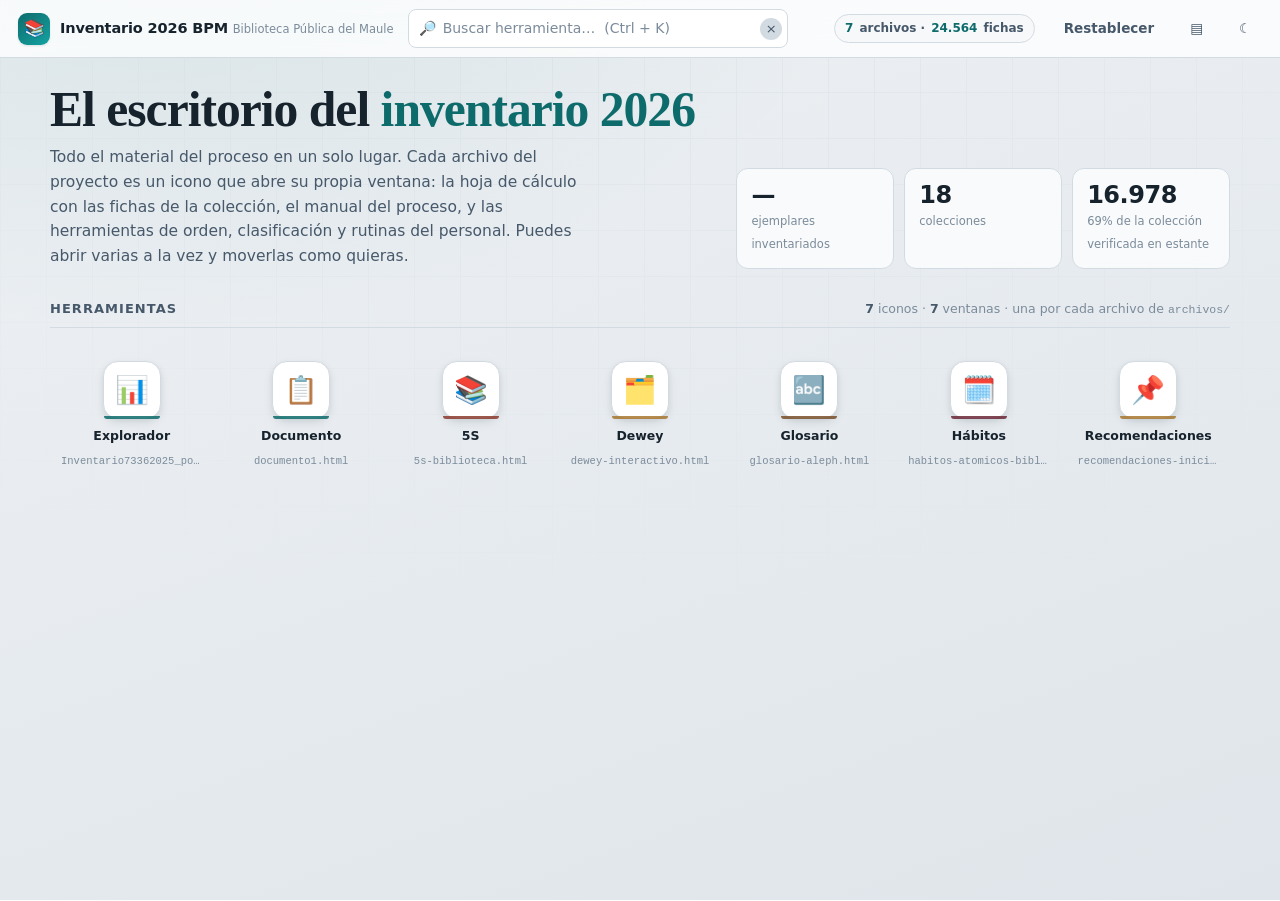
<file: index.html>
<!doctype html>
<html lang="es" data-tema="claro">
<head>
<meta charset="utf-8">
<meta name="viewport" content="width=device-width, initial-scale=1, viewport-fit=cover">
<title>Inventario 2026 BPM · Biblioteca Pública del Maule</title>
<meta name="description" content="Escritorio de herramientas del proceso de inventario 2026 de la Biblioteca Pública del Maule: resumen de la colección, manual del proceso, 5S, Dewey, glosario ALEPH y hábitos de sala.">
<meta name="color-scheme" content="light dark">
<meta name="theme-color" content="#0e6b6b">

<!-- El tema se resuelve antes de pintar para que no haya destello al cargar. -->
<script>
  try {
    document.documentElement.dataset.tema =
      localStorage.getItem('bpm_tema')
      || (matchMedia('(prefers-color-scheme: dark)').matches ? 'oscuro' : 'claro');
  } catch (e) { document.documentElement.dataset.tema = 'claro'; }
</script>

<link rel="stylesheet" href="app/estilos/base.css">
<link rel="stylesheet" href="app/estilos/escritorio.css">
<link rel="stylesheet" href="app/estilos/ventana.css">
<link rel="stylesheet" href="app/estilos/explorador.css">
<link rel="icon" href="data:image/svg+xml,%3Csvg xmlns='http://www.w3.org/2000/svg' viewBox='0 0 32 32'%3E%3Crect width='32' height='32' rx='7' fill='%230e6b6b'/%3E%3Ctext x='16' y='23' font-size='19' text-anchor='middle' fill='%23fff'%3E%F0%9F%93%9A%3C/text%3E%3C/svg%3E">
</head>

<body>
<div class="escritorio" data-tareas="0">
  <div class="escritorio__fondo" aria-hidden="true"></div>

  <!-- ------------------------------------------------------- barra superior -->
  <header class="barra">
    <div class="barra__marca">
      <span class="barra__logo" aria-hidden="true">📚</span>
      <span>
        <span class="barra__titulo">Inventario 2026 BPM</span>
        <span class="barra__sub">Biblioteca Pública del Maule</span>
      </span>
    </div>

    <div class="buscador" role="search">
      <span class="buscador__lupa" aria-hidden="true">🔎</span>
      <label class="visualmente-oculto" for="q">Buscar una herramienta</label>
      <input class="campo buscador__campo" id="q" type="search" autocomplete="off"
             placeholder="Buscar herramienta…  (Ctrl + K)">
      <button class="buscador__limpiar" id="limpiar" type="button" aria-label="Borrar la búsqueda">×</button>
      <div class="resultados" id="resultados" role="listbox" hidden></div>
    </div>

    <span class="barra__espacio"></span>

    <span class="conteo" title="Cada archivo de archivos/ es un icono y una ventana">
      <b id="k-archivos">6</b> archivos · <b id="k-total">—</b> fichas
    </span>

    <div class="barra__acciones">
      <button class="boton boton--fantasma" id="reiniciar" type="button"
              title="Cerrar todas las ventanas y olvidar su posición">Restablecer</button>
      <button class="boton boton--fantasma" id="b-tareas" type="button" data-activo="1"
              title="Ocultar la barra de tareas" aria-label="Ocultar la barra de tareas">▤</button>
      <button class="boton boton--fantasma" id="tema" type="button" title="Cambiar de tema">☾</button>
    </div>
  </header>

  <!-- ------------------------------------------------------------ escritorio -->
  <main class="tablero">
    <div class="tablero__interior">

      <section class="presentacion">
        <div>
          <h1 class="presentacion__titulo">El escritorio del <em>inventario 2026</em></h1>
          <p class="presentacion__texto">
            Todo el material del proceso en un solo lugar. Cada archivo del proyecto es un icono
            que abre su propia ventana: la hoja de cálculo con las fichas de la colección, el manual
            del proceso, y las herramientas de orden, clasificación y rutinas del personal.
            Puedes abrir varias a la vez y moverlas como quieras.
          </p>
        </div>

        <div class="vislumbrante">
          <div class="vislumbrante__celda">
            <span class="vislumbrante__n" id="k-total">—</span>
            <span class="vislumbrante__t">ejemplares inventariados</span>
          </div>
          <div class="vislumbrante__celda">
            <span class="vislumbrante__n" id="k-colecciones">—</span>
            <span class="vislumbrante__t">colecciones</span>
          </div>
          <div class="vislumbrante__celda">
            <span class="vislumbrante__n" id="encontrados">—</span>
            <span class="vislumbrante__t" id="pct-encontrados">verificados en estante</span>
          </div>
        </div>
      </section>

      <section class="seccion">
        <header class="seccion__cabecera">
          <h2 class="seccion__titulo">Herramientas</h2>
          <span class="seccion__nota">
            <b id="k-iconos">6</b> iconos · <b id="k-ventanas">6</b> ventanas ·
            una por cada archivo de <code>archivos/</code>
          </span>
        </header>
        <div class="rejilla" id="rejilla"></div>
      </section>

      <!-- Los iconos se generan desde app/js/manifiesto.js, que es el registro
           único de herramientas. Si agregas un archivo, aparece solo aquí. -->
    </div>
  </main>

  <!-- --------------------------------------------------- área de ventanas -->
  <div class="zona" id="zona"></div>

  <!-- ------------------------------------------------------ barra de tareas -->
  <nav class="tareas" id="tareas" data-visible="0" aria-label="Ventanas abiertas">
    <span class="tareas__marca">Abiertas</span>
    <div class="tareas__lista"></div>
    <button class="boton-tareas" id="b-minimizar" type="button" title="Ocultar la barra de tareas"
            aria-label="Ocultar la barra de tareas">▾</button>
  </nav>
</div>

<noscript>
  <div style="padding:40px 20px;font:15px/1.6 system-ui,sans-serif;max-width:60ch;margin:0 auto">
    <h1 style="font-size:1.3rem">Inventario 2026 BPM</h1>
    <p>Este escritorio necesita JavaScript para colocar las ventanas. Los archivos originales siguen
      disponibles directamente en la carpeta <code>archivos/</code>.</p>
  </div>
</noscript>

<script type="module" src="app/js/inicio.js"></script>
</body>
</html>
</file>
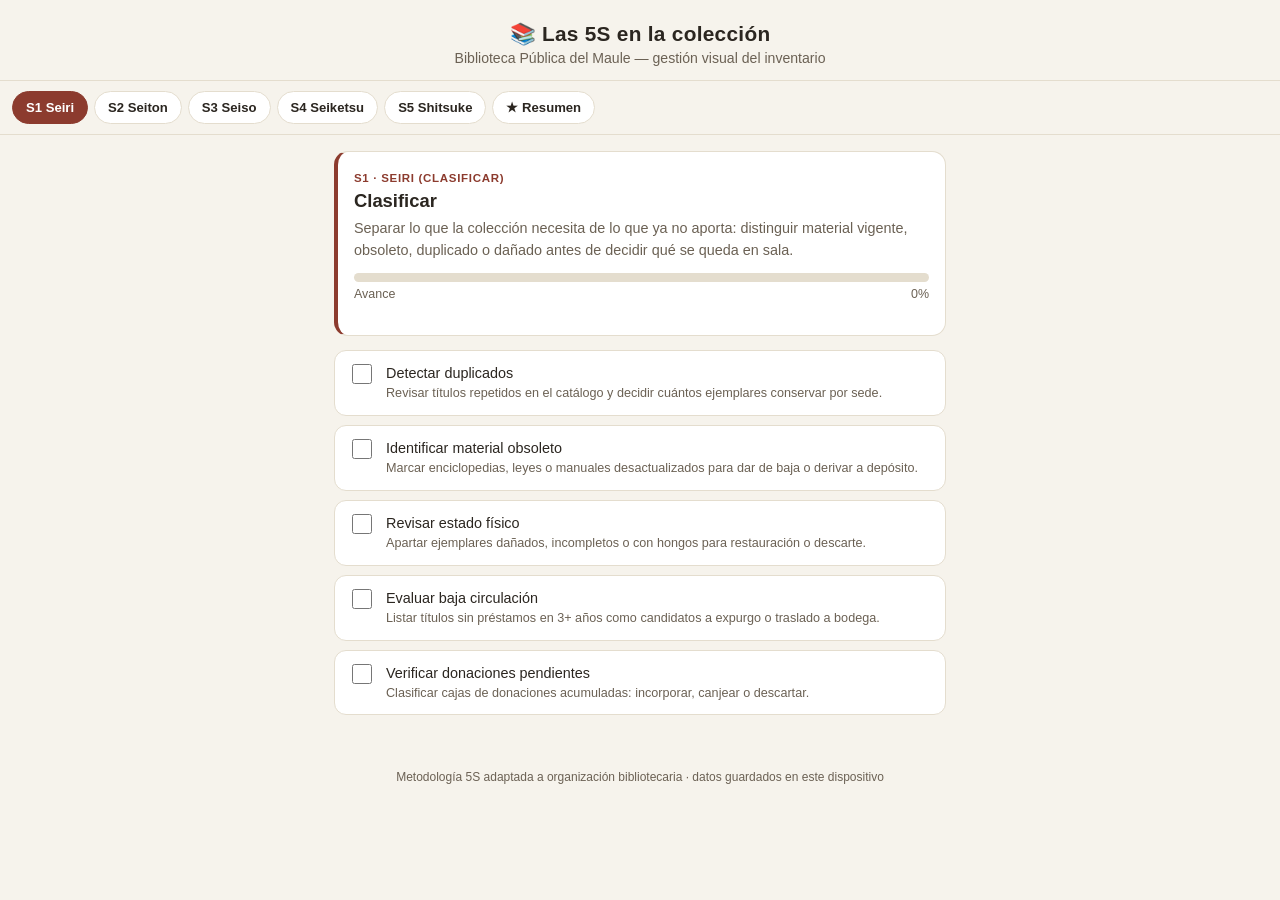
<file: archivos/5s-biblioteca.html>
<!DOCTYPE html>
<html lang="es">
<head>
<meta charset="UTF-8">
<meta name="viewport" content="width=device-width, initial-scale=1, viewport-fit=cover">
<title>5S · Biblioteca Pública del Maule</title>
<style>
:root{
  --bg:#f6f3ec; --card:#ffffff; --ink:#2b2620; --sub:#6b6154;
  --line:#e4ddce; --accent:#8c3b2e; --accent2:#3c6e5c;
  --ok:#3c6e5c; --pending:#c98a2c;
  box-sizing:border-box;
  padding-top:env(safe-area-inset-top,0px);
  padding-bottom:env(safe-area-inset-bottom,0px);
}
@media (prefers-color-scheme: dark){
  :root:not([data-theme="light"]){
    --bg:#1c1916; --card:#26221d; --ink:#efe9df; --sub:#b3a998;
    --line:#3a352c; --accent:#e07a5f; --accent2:#7fb8a0;
  }
}
:root[data-theme="dark"]{
  --bg:#1c1916; --card:#26221d; --ink:#efe9df; --sub:#b3a998;
  --line:#3a352c; --accent:#e07a5f; --accent2:#7fb8a0;
}
html{scroll-padding-top:env(safe-area-inset-top,0px);}
*{box-sizing:border-box;}
body{
  margin:0; background:var(--bg); color:var(--ink);
  font-family:-apple-system,BlinkMacSystemFont,"Segoe UI",Roboto,Helvetica,Arial,sans-serif;
  -webkit-font-smoothing:antialiased;
}
header{
  padding:22px 18px 14px; text-align:center;
  border-bottom:1px solid var(--line);
}
header h1{margin:0 0 4px; font-size:1.3rem; letter-spacing:.3px;}
header p{margin:0; color:var(--sub); font-size:.88rem;}
nav{
  display:flex; gap:6px; overflow-x:auto; padding:10px 12px;
  border-bottom:1px solid var(--line); position:sticky; top:env(safe-area-inset-top,0px);
  background:var(--bg); z-index:5; -webkit-overflow-scrolling:touch;
}
nav button{
  flex:0 0 auto; border:1px solid var(--line); background:var(--card); color:var(--ink);
  padding:8px 13px; border-radius:20px; font-size:.82rem; font-weight:600; cursor:pointer;
}
nav button.active{background:var(--accent); border-color:var(--accent); color:#fff;}
main{max-width:640px; margin:0 auto; padding:16px 14px 40px;}
.panel{display:none;}
.panel.active{display:block; animation:fade .25s ease;}
@keyframes fade{from{opacity:0; transform:translateY(4px);} to{opacity:1; transform:translateY(0);}}
.hero{
  background:var(--card); border:1px solid var(--line); border-radius:14px;
  padding:16px; margin-bottom:14px;
}
.hero .tag{
  display:inline-block; font-size:.72rem; font-weight:700; letter-spacing:.06em;
  color:var(--accent); text-transform:uppercase; margin-bottom:6px;
}
.hero h2{margin:0 0 6px; font-size:1.15rem;}
.hero p{margin:0; color:var(--sub); font-size:.9rem; line-height:1.5;}
.progress-wrap{margin:12px 0 18px;}
.progress-bar{
  height:9px; background:var(--line); border-radius:6px; overflow:hidden;
}
.progress-bar > div{height:100%; background:var(--accent2); width:0%; transition:width .3s;}
.progress-label{display:flex; justify-content:space-between; font-size:.78rem; color:var(--sub); margin-top:5px;}
.item{
  display:flex; gap:11px; align-items:flex-start; background:var(--card);
  border:1px solid var(--line); border-radius:12px; padding:12px 13px; margin-bottom:9px;
}
.item input[type=checkbox]{
  width:20px; height:20px; margin-top:1px; accent-color:var(--accent2); flex:0 0 auto;
}
.item label{font-size:.9rem; line-height:1.4; cursor:pointer;}
.item .desc{display:block; color:var(--sub); font-size:.79rem; margin-top:2px;}
.summary-row{
  display:flex; align-items:center; gap:10px; background:var(--card);
  border:1px solid var(--line); border-radius:12px; padding:12px 13px; margin-bottom:10px;
}
.summary-row .dot{width:11px; height:11px; border-radius:50%; flex:0 0 auto;}
.summary-row .info{flex:1;}
.summary-row .info b{font-size:.9rem;}
.summary-row .pct{font-size:.85rem; font-weight:700; color:var(--accent2);}
.reset-btn{
  display:block; margin:22px auto 0; background:none; border:1px solid var(--line);
  color:var(--sub); padding:9px 16px; border-radius:20px; font-size:.8rem; cursor:pointer;
}
footer{text-align:center; color:var(--sub); font-size:.75rem; padding:6px 14px 20px;}
</style>
</head>
<body>

<header>
  <h1>📚 Las 5S en la colección</h1>
  <p>Biblioteca Pública del Maule — gestión visual del inventario</p>
</header>

<nav id="tabs"></nav>
<main id="main"></main>

<footer>Metodología 5S adaptada a organización bibliotecaria · datos guardados en este dispositivo</footer>

<script>
const S = [
  {
    id:"seiri", letra:"S1", nombre:"Seiri", es:"Clasificar",
    color:"#8c3b2e",
    intro:"Separar lo que la colección necesita de lo que ya no aporta: distinguir material vigente, obsoleto, duplicado o dañado antes de decidir qué se queda en sala.",
    items:[
      ["Detectar duplicados","Revisar títulos repetidos en el catálogo y decidir cuántos ejemplares conservar por sede."],
      ["Identificar material obsoleto","Marcar enciclopedias, leyes o manuales desactualizados para dar de baja o derivar a depósito."],
      ["Revisar estado físico","Apartar ejemplares dañados, incompletos o con hongos para restauración o descarte."],
      ["Evaluar baja circulación","Listar títulos sin préstamos en 3+ años como candidatos a expurgo o traslado a bodega."],
      ["Verificar donaciones pendientes","Clasificar cajas de donaciones acumuladas: incorporar, canjear o descartar."]
    ]
  },
  {
    id:"seiton", letra:"S2", nombre:"Seiton", es:"Ordenar",
    color:"#b5652e",
    intro:"Un lugar fijo y lógico para cada obra, con señalética clara, para que cualquier persona —usuario o funcionario— encuentre y devuelva el material sin esfuerzo.",
    items:[
      ["Verificar signatura topográfica","Confirmar que cada ejemplar esté en el estante correcto según CDU/tejuelo."],
      ["Señalizar estanterías","Rotular secciones (infantil, referencia, novela, Maule/local) de forma visible."],
      ["Ordenar por correlativo","Revisar que el orden numérico y alfabético dentro de cada estante sea correcto."],
      ["Definir zona de recién devueltos","Establecer un carro o repisa exclusiva antes de reponer en estante."],
      ["Mapear el depósito","Crear un plano simple de la bodega con ubicación de fondos históricos o especiales."]
    ]
  },
  {
    id:"seiso", letra:"S3", nombre:"Seiso", es:"Limpiar",
    color:"#3c6e5c",
    intro:"Limpieza como inspección: al asear estantes y ejemplares se detectan daños, plagas o desorden antes de que se conviertan en un problema mayor.",
    items:[
      ["Limpiar estantería semanal","Retirar polvo de repisas y separadores, revisando humedad o filtraciones."],
      ["Inspeccionar plagas","Chequear signos de polilla del papel, hongos o roedores en depósito."],
      ["Limpiar mobiliario de sala","Mesas, sillas y mesones de préstamo en condiciones higiénicas diarias."],
      ["Revisar climatización","Verificar ventilación y humedad relativa adecuada para conservación."],
      ["Sanitizar devoluciones","Protocolo simple de limpieza para libros devueltos antes de reponer."]
    ]
  },
  {
    id:"seiketsu", letra:"S4", nombre:"Seiketsu", es:"Estandarizar",
    color:"#3f5f8a",
    intro:"Convertir las buenas prácticas anteriores en procedimientos escritos y repetibles, iguales para todo el equipo y todas las sedes o salas.",
    items:[
      ["Manual de clasificación","Documentar criterios de expurgo y descarte para aplicarlos siempre igual."],
      ["Checklist de reposición","Protocolo estándar para devolver un libro a su lugar correcto."],
      ["Ficha de estado físico","Formato único para registrar daños y decidir restauración o baja."],
      ["Calendario de limpieza","Frecuencia fija de aseo e inspección, con responsable asignado."],
      ["Capacitar al equipo","Instruir a todo el personal, incluido voluntariado, en los mismos criterios."]
    ]
  },
  {
    id:"shitsuke", letra:"S5", nombre:"Shitsuke", es:"Disciplina",
    color:"#7a4f8c",
    intro:"Sostener el sistema en el tiempo: que el orden de las 5S sea un hábito institucional y no una campaña puntual de una sola vez.",
    items:[
      ["Auditoría mensual","Recorrido breve con checklist para verificar que el orden se mantiene."],
      ["Reunión de seguimiento","Revisar avances y dificultades del equipo cada mes."],
      ["Indicador de cumplimiento","Registrar % de estantes conformes a lo largo del año."],
      ["Reconocer buenas prácticas","Destacar al personal o turno que mantiene mejor el orden."],
      ["Actualizar el manual","Revisar anualmente los procedimientos según lo aprendido."]
    ]
  }
];

const KEY = "5s_maule_v1";
function loadState(){
  try{ return JSON.parse(localStorage.getItem(KEY)) || {}; }catch(e){ return {}; }
}
function saveState(st){
  try{ localStorage.setItem(KEY, JSON.stringify(st)); }catch(e){}
}
let state = loadState();

function pctFor(s){
  const total = s.items.length;
  let done = 0;
  s.items.forEach((_,i)=>{ if(state[s.id+"_"+i]) done++; });
  return total? Math.round(done/total*100) : 0;
}

const tabs = document.getElementById("tabs");
const main = document.getElementById("main");

function renderTabs(active){
  tabs.innerHTML = "";
  S.concat([{id:"resumen", letra:"★", nombre:"Resumen"}]).forEach(s=>{
    const b = document.createElement("button");
    b.textContent = s.letra + " " + s.nombre;
    if(s.id===active) b.classList.add("active");
    b.onclick = ()=> render(s.id);
    tabs.appendChild(b);
  });
}

function renderPanelS(s){
  const pct = pctFor(s);
  let html = `
  <div class="hero" style="border-left:4px solid ${s.color}">
    <span class="tag" style="color:${s.color}">${s.letra} · ${s.nombre} (${s.es})</span>
    <h2>${s.es}</h2>
    <p>${s.intro}</p>
    <div class="progress-wrap">
      <div class="progress-bar"><div style="width:${pct}%;background:${s.color}"></div></div>
      <div class="progress-label"><span>Avance</span><span>${pct}%</span></div>
    </div>
  </div>`;
  s.items.forEach((it,i)=>{
    const key = s.id+"_"+i;
    const checked = state[key] ? "checked" : "";
    html += `
    <div class="item">
      <input type="checkbox" id="${key}" ${checked} onchange="toggle('${key}','${s.id}')">
      <label for="${key}">${it[0]}<span class="desc">${it[1]}</span></label>
    </div>`;
  });
  return html;
}

function renderResumen(){
  let html = `<div class="hero">
    <span class="tag">Vista general</span>
    <h2>Estado del inventario</h2>
    <p>Progreso de aplicación de cada S en la colección de la biblioteca.</p>
  </div>`;
  S.forEach(s=>{
    const pct = pctFor(s);
    html += `
    <div class="summary-row">
      <div class="dot" style="background:${s.color}"></div>
      <div class="info"><b>${s.letra} · ${s.es}</b>
        <div class="progress-bar" style="margin-top:6px"><div style="width:${pct}%;background:${s.color}"></div></div>
      </div>
      <div class="pct">${pct}%</div>
    </div>`;
  });
  html += `<button class="reset-btn" onclick="resetAll()">Reiniciar todo el checklist</button>`;
  return html;
}

let currentTab = "seiri";
function render(id){
  currentTab = id;
  renderTabs(id);
  if(id==="resumen"){
    main.innerHTML = `<div class="panel active">${renderResumen()}</div>`;
  } else {
    const s = S.find(x=>x.id===id);
    main.innerHTML = `<div class="panel active">${renderPanelS(s)}</div>`;
  }
}

function toggle(key, sid){
  state[key] = !state[key];
  saveState(state);
  render(currentTab === "resumen" ? "resumen" : sid);
}

function resetAll(){
  state = {};
  saveState(state);
  render("resumen");
}

render("seiri");
</script>
</body>
</html>
</file>
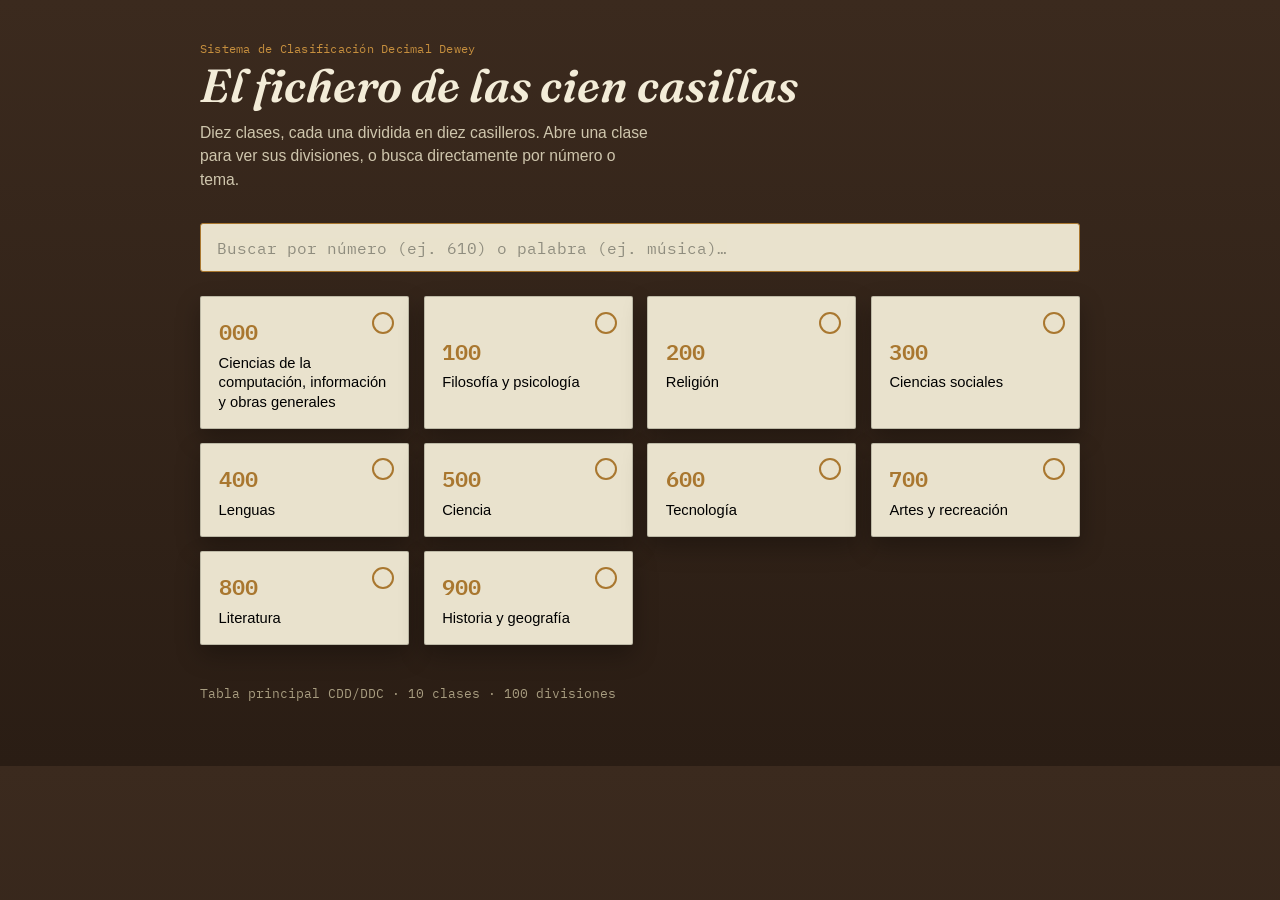
<file: archivos/dewey-interactivo.html>
<!DOCTYPE html>
<html lang="es">
<head>
<meta charset="UTF-8">
<meta name="viewport" content="width=device-width, initial-scale=1, viewport-fit=cover">
<title>Clasificación Decimal Dewey — Fichero interactivo</title>
<link rel="preconnect" href="https://fonts.googleapis.com">
<link rel="preconnect" href="https://fonts.gstatic.com" crossorigin>
<link href="https://fonts.googleapis.com/css2?family=Fraunces:ital,opsz,wght@0,9..144,400;0,9..144,600;1,9..144,500&family=IBM+Plex+Mono:wght@500;600&display=swap" rel="stylesheet">
<style>
:root{
  --ink:#20241f; --paper:#e9e2cd; --paper-2:#ddd3b6; --wood:#3b2a1e; --wood-2:#2a1d14;
  --brass:#a9772f; --brass-bright:#c68f3e; --line:rgba(32,36,31,0.22);
  --shadow: 0 10px 24px rgba(0,0,0,0.28);
  padding-top: env(safe-area-inset-top,0px); padding-bottom: env(safe-area-inset-bottom,0px);
  box-sizing:border-box;
}
@media (prefers-color-scheme: dark){
  :root:not([data-theme="light"]){
    --ink:#e9e2cd; --paper:#241d16; --paper-2:#2e251b; --wood:#151009; --wood-2:#0d0a06;
    --brass:#c68f3e; --brass-bright:#e0ac5b; --line:rgba(233,226,205,0.18);
  }
}
:root[data-theme="dark"]{
  --ink:#e9e2cd; --paper:#241d16; --paper-2:#2e251b; --wood:#151009; --wood-2:#0d0a06;
  --brass:#c68f3e; --brass-bright:#e0ac5b; --line:rgba(233,226,205,0.18);
}
*{box-sizing:border-box;}
html{scroll-padding-top:env(safe-area-inset-top,0px);}
body{
  margin:0; min-height:100%;
  background: linear-gradient(180deg, var(--wood), var(--wood-2));
  color:var(--ink);
  font-family: -apple-system, BlinkMacSystemFont, "Segoe UI", sans-serif;
}
.wrap{max-width:920px; margin:0 auto; padding:2.5rem 1.25rem 4rem;}
header{margin-bottom:2rem;}
.kicker{font-family:"IBM Plex Mono",monospace; font-size:0.78rem; letter-spacing:0.02em; color:var(--brass-bright); margin:0 0 0.4rem;}
h1{
  font-family:"Fraunces", serif; font-weight:600; font-style:italic;
  font-size:clamp(1.9rem, 5vw, 2.9rem); line-height:1.05; margin:0 0 0.6rem; color:#f3ecd8;
}
.sub{color:#cfc6ad; max-width:52ch; line-height:1.5; margin:0; font-size:0.98rem;}

.search{
  margin:1.75rem 0 1.5rem; position:relative;
}
.search input{
  width:100%; padding:0.85rem 1rem; font-size:1rem; border-radius:3px;
  border:1px solid var(--brass); background:var(--paper); color:var(--ink);
  font-family:"IBM Plex Mono",monospace;
}
.search input:focus{outline:2px solid var(--brass-bright); outline-offset:2px;}
.search input::placeholder{color:var(--ink); opacity:0.45;}

.drawers{
  display:grid; grid-template-columns:repeat(auto-fill, minmax(200px,1fr)); gap:0.9rem;
}
.drawer{
  background:var(--paper); border:1px solid var(--line); border-radius:2px;
  padding:1rem 1.1rem; cursor:pointer; text-align:left; box-shadow:var(--shadow);
  position:relative; transition:transform 0.15s ease;
}
.drawer:hover, .drawer:focus-visible{transform:translateY(-2px);}
.drawer:focus-visible{outline:2px solid var(--brass-bright); outline-offset:2px;}
.drawer .code{
  font-family:"IBM Plex Mono",monospace; font-weight:600; color:var(--brass);
  font-size:1.4rem; display:block;
}
.drawer .name{font-size:0.92rem; line-height:1.3; margin-top:0.3rem; display:block;}
.drawer .pull{
  position:absolute; top:0.9rem; right:0.9rem; width:22px; height:22px;
  border:2px solid var(--brass); border-radius:50%;
}

.panel{
  margin-top:1.75rem; background:var(--paper-2); border:1px solid var(--line);
  border-radius:3px; box-shadow:var(--shadow); overflow:hidden;
}
.panel-head{
  display:flex; align-items:baseline; gap:0.75rem; padding:1.1rem 1.25rem;
  border-bottom:1px solid var(--line); background:var(--paper);
}
.panel-head .code{font-family:"IBM Plex Mono",monospace; font-weight:600; color:var(--brass); font-size:1.3rem;}
.panel-head h2{font-family:"Fraunces",serif; font-weight:600; font-size:1.25rem; margin:0; flex:1;}
.panel-head button{
  background:none; border:1px solid var(--line); color:var(--ink); border-radius:2px;
  font-size:0.85rem; padding:0.35rem 0.6rem; cursor:pointer; font-family:inherit;
}
.panel-head button:hover{border-color:var(--brass);}
.cards{display:block;}
.card-row{
  display:flex; gap:1rem; padding:0.7rem 1.25rem; border-bottom:1px solid var(--line);
  align-items:baseline;
}
.card-row:last-child{border-bottom:none;}
.card-row .code{font-family:"IBM Plex Mono",monospace; color:var(--brass); min-width:3.2rem; font-weight:600;}
.card-row .name{font-size:0.95rem; line-height:1.4;}

.results{display:none; margin-top:1.75rem;}
.results.active{display:block;}
.results .card-row{background:var(--paper-2); border-bottom:1px solid var(--line);}
.results .card-row:first-child{border-top:1px solid var(--line);}
.empty{color:#cfc6ad; padding:1.5rem 0.25rem; font-size:0.95rem;}

footer{margin-top:2.5rem; font-size:0.8rem; color:#a89d80; font-family:"IBM Plex Mono",monospace;}
</style>
</head>
<body>
<div class="wrap">
  <header>
    <p class="kicker">Sistema de Clasificación Decimal Dewey</p>
    <h1>El fichero de las cien casillas</h1>
    <p class="sub">Diez clases, cada una dividida en diez casilleros. Abre una clase para ver sus divisiones, o busca directamente por número o tema.</p>
  </header>

  <div class="search">
    <input type="text" id="searchInput" placeholder="Buscar por número (ej. 610) o palabra (ej. música)…" autocomplete="off">
  </div>

  <div class="results" id="results"></div>

  <div class="drawers" id="drawers"></div>
  <div class="panel" id="panel" style="display:none;"></div>

  <footer>Tabla principal CDD/DDC · 10 clases · 100 divisiones</footer>
</div>

<script>
const DEWEY = [
  {code:"000", name:"Ciencias de la computación, información y obras generales", div:[
    ["000","Generalidades, ciencia de la computación"],["010","Bibliografía"],
    ["020","Biblioteconomía y ciencias de la información"],["030","Enciclopedias y libros de datos"],
    ["040","(sin asignar)"],["050","Publicaciones periódicas generales"],
    ["060","Organizaciones generales y museología"],["070","Periodismo, medios, editoriales"],
    ["080","Colecciones generales"],["090","Manuscritos y libros raros"]]},
  {code:"100", name:"Filosofía y psicología", div:[
    ["100","Filosofía"],["110","Metafísica"],["120","Epistemología, causalidad, humanidad"],
    ["130","Fenómenos paranormales"],["140","Escuelas filosóficas específicas"],
    ["150","Psicología"],["160","Lógica"],["170","Ética (filosofía moral)"],
    ["180","Filosofía antigua, medieval, oriental"],["190","Filosofía occidental moderna"]]},
  {code:"200", name:"Religión", div:[
    ["200","Religión"],["210","Filosofía y teoría de la religión"],["220","La Biblia"],
    ["230","Cristianismo, teología cristiana"],["240","Moral cristiana y vida devota"],
    ["250","Órdenes cristianas y gobierno local"],["260","Teología social y eclesiástica"],
    ["270","Historia del cristianismo"],["280","Iglesias y denominaciones cristianas"],
    ["290","Religión comparada y otras religiones"]]},
  {code:"300", name:"Ciencias sociales", div:[
    ["300","Ciencias sociales, sociología, antropología"],["310","Estadística general"],
    ["320","Ciencia política"],["330","Economía"],["340","Derecho"],
    ["350","Administración pública y ciencia militar"],["360","Problemas y servicios sociales"],
    ["370","Educación"],["380","Comercio, comunicaciones, transporte"],
    ["390","Costumbres, etiqueta, folclore"]]},
  {code:"400", name:"Lenguas", div:[
    ["400","Lenguas"],["410","Lingüística"],["420","Inglés e inglés antiguo"],
    ["430","Lenguas germánicas; alemán"],["440","Lenguas románicas; francés"],
    ["450","Italiano, rumano, retorrománico"],["460","Español y portugués"],
    ["470","Lenguas itálicas; latín"],["480","Lenguas helénicas; griego clásico"],
    ["490","Otras lenguas"]]},
  {code:"500", name:"Ciencia", div:[
    ["500","Ciencia"],["510","Matemáticas"],["520","Astronomía"],["530","Física"],
    ["540","Química"],["550","Ciencias de la tierra"],["560","Paleontología"],
    ["570","Biología"],["580","Plantas (Botánica)"],["590","Animales (Zoología)"]]},
  {code:"600", name:"Tecnología", div:[
    ["600","Tecnología"],["610","Medicina y salud"],["620","Ingeniería"],
    ["630","Agricultura"],["640","Gestión del hogar y vida familiar"],
    ["650","Gestión y servicios auxiliares"],["660","Ingeniería química"],
    ["670","Manufactura"],["680","Manufactura para usos específicos"],
    ["690","Construcción de edificios"]]},
  {code:"700", name:"Artes y recreación", div:[
    ["700","Artes"],["710","Urbanismo y paisajismo"],["720","Arquitectura"],
    ["730","Artes plásticas; escultura"],["740","Dibujo y artes decorativas"],
    ["750","Pintura"],["760","Artes gráficas; grabado"],["770","Fotografía"],
    ["780","Música"],["790","Deportes, juegos, entretenimiento"]]},
  {code:"800", name:"Literatura", div:[
    ["800","Literatura, retórica, crítica"],["810","Literatura estadounidense en inglés"],
    ["820","Literatura inglesa e inglesa antigua"],["830","Literaturas germánicas; alemana"],
    ["840","Literaturas románicas; francesa"],["850","Italiana, rumana, retorrománica"],
    ["860","Española y portuguesa"],["870","Literaturas itálicas; latina"],
    ["880","Literaturas helénicas; griega clásica"],["890","Literatura de otras lenguas"]]},
  {code:"900", name:"Historia y geografía", div:[
    ["900","Historia"],["910","Geografía y viajes"],["920","Biografía y genealogía"],
    ["930","Historia del mundo antiguo"],["940","Historia de Europa"],
    ["950","Historia de Asia"],["960","Historia de África"],
    ["970","Historia de América del Norte"],["980","Historia de América del Sur"],
    ["990","Historia de otras partes"]]}
];

const drawersEl = document.getElementById('drawers');
const panelEl = document.getElementById('panel');
const resultsEl = document.getElementById('results');
const searchInput = document.getElementById('searchInput');

function renderDrawers(){
  drawersEl.innerHTML = DEWEY.map((c,i) => `
    <button class="drawer" data-i="${i}" aria-expanded="false">
      <span class="pull" aria-hidden="true"></span>
      <span class="code">${c.code}</span>
      <span class="name">${c.name}</span>
    </button>`).join('');
  drawersEl.querySelectorAll('.drawer').forEach(btn=>{
    btn.addEventListener('click', ()=> openDrawer(parseInt(btn.dataset.i)));
  });
}

function openDrawer(i){
  const c = DEWEY[i];
  panelEl.style.display = 'block';
  panelEl.innerHTML = `
    <div class="panel-head">
      <span class="code">${c.code}</span>
      <h2>${c.name}</h2>
      <button id="closePanel">Cerrar</button>
    </div>
    <div class="cards">
      ${c.div.map(d=>`<div class="card-row"><span class="code">${d[0]}</span><span class="name">${d[1]}</span></div>`).join('')}
    </div>`;
  document.getElementById('closePanel').addEventListener('click', ()=>{
    panelEl.style.display='none'; panelEl.innerHTML='';
  });
  panelEl.scrollIntoView({behavior:'smooth', block:'nearest'});
}

function search(q){
  q = q.trim().toLowerCase();
  if(!q){ resultsEl.classList.remove('active'); resultsEl.innerHTML=''; drawersEl.style.display='grid'; panelEl.style.display = panelEl.innerHTML ? panelEl.style.display : 'none'; return; }
  drawersEl.style.display='none';
  panelEl.style.display='none';
  let matches = [];
  DEWEY.forEach(c=>{
    c.div.forEach(d=>{
      if(d[0].includes(q) || d[1].toLowerCase().includes(q)){
        matches.push(d);
      }
    });
  });
  resultsEl.classList.add('active');
  resultsEl.innerHTML = matches.length
    ? matches.map(d=>`<div class="card-row"><span class="code">${d[0]}</span><span class="name">${d[1]}</span></div>`).join('')
    : `<p class="empty">Sin resultados para «${q}». Prueba con un número (ej. 8) o una palabra clave.</p>`;
}

searchInput.addEventListener('input', e => search(e.target.value));

renderDrawers();
</script>
</body>
</html>
</file>
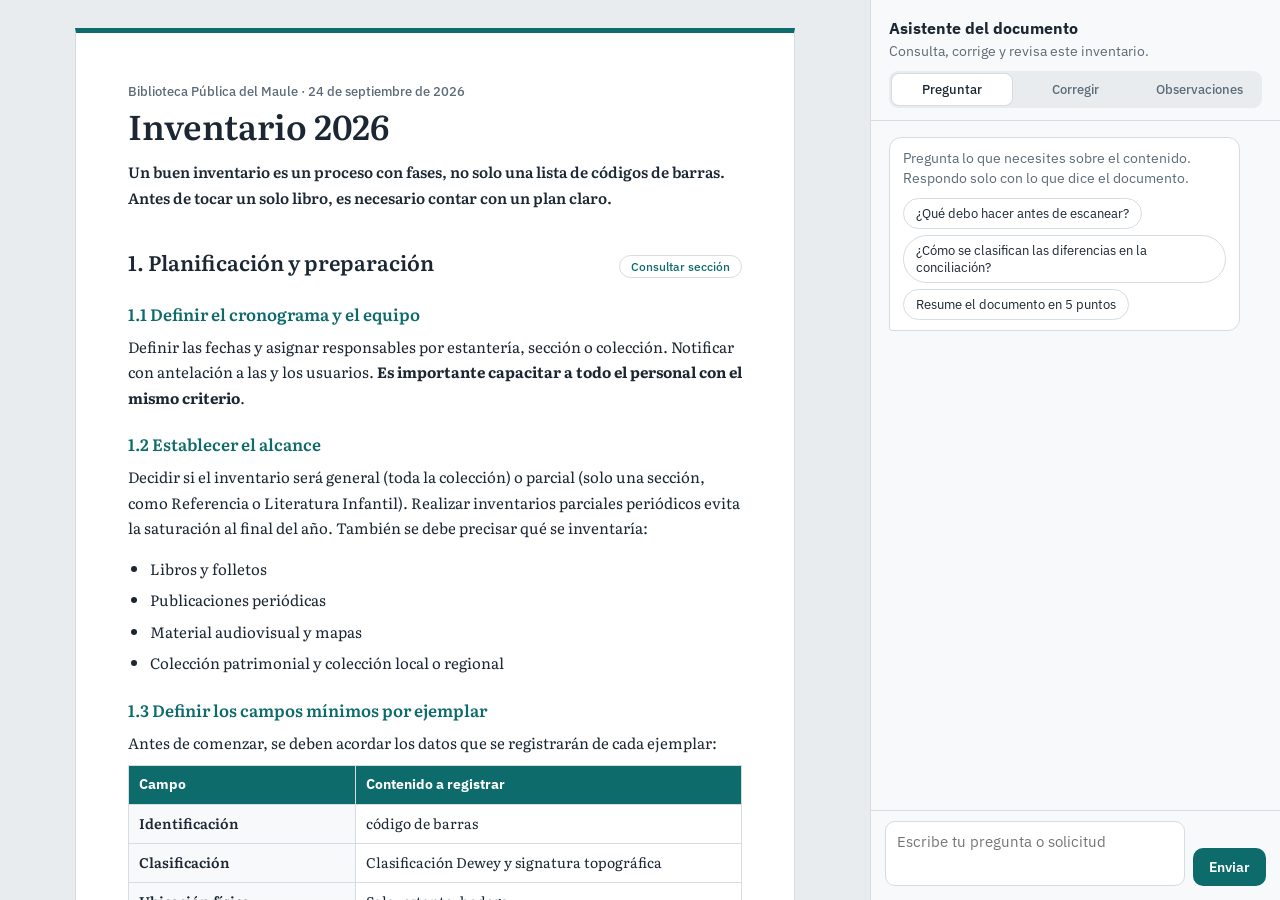
<file: archivos/documento1.html>
<!doctype html>
<html lang="es">
<head>
<meta charset="utf-8">
<meta name="viewport" content="width=device-width, initial-scale=1, viewport-fit=cover">
<title>Inventario 2026 · Asistente del documento</title>
<link href="https://fonts.googleapis.com/css2?family=Literata:opsz,wght@7..72,400;7..72,600&family=IBM+Plex+Sans:wght@400;500;600&display=swap" rel="stylesheet">
<style>
:root{--bg:#e8ecef;--paper:#fff;--ink:#1c2733;--mute:#5d6b78;--line:#d5dce2;--acc:#0e6b6b;--accink:#fff;--soft:#eaf3f3;--panel:#f7f9fa;
box-sizing:border-box;padding-top:env(safe-area-inset-top,0px);padding-bottom:env(safe-area-inset-bottom,0px)}
@media (prefers-color-scheme:dark){:root:not([data-theme="light"]){--bg:#12181d;--paper:#1a2229;--ink:#e6ecf0;--mute:#93a2ae;--line:#2c3842;--acc:#4fc0bd;--accink:#06211f;--soft:#12292a;--panel:#161d23}}
:root[data-theme="dark"]{--bg:#12181d;--paper:#1a2229;--ink:#e6ecf0;--mute:#93a2ae;--line:#2c3842;--acc:#4fc0bd;--accink:#06211f;--soft:#12292a;--panel:#161d23}
*{box-sizing:border-box}
html,body{height:100%;margin:0}
html{scroll-padding-top:env(safe-area-inset-top,0px)}
body{background:var(--bg);color:var(--ink);font:15px/1.5 "IBM Plex Sans",system-ui,sans-serif}
.app{height:100%;display:grid;grid-template-columns:minmax(0,1fr) 410px}
.tabs{display:none}
.doc{overflow:auto;padding:28px 24px}
.paper{max-width:720px;margin:0 auto;background:var(--paper);border:1px solid var(--line);border-top:5px solid var(--acc);padding:44px 52px;font-family:Literata,Georgia,serif;line-height:1.7}
.meta{font:500 13px "IBM Plex Sans",sans-serif;color:var(--mute);margin:0 0 6px}
h1.t{font-size:34px;line-height:1.15;margin:0 0 14px;font-weight:600}
.lead{font-weight:600;margin:0 0 8px}
.paper h2{font-size:21px;margin:34px 0 8px;font-weight:600;display:flex;gap:10px;align-items:baseline;justify-content:space-between}
.paper h3{font-size:16.5px;margin:20px 0 4px;font-weight:600;color:var(--acc)}
.paper p,.paper li{margin:6px 0}
.paper ul,.paper ol{padding-left:22px}
.ask{font:500 12px "IBM Plex Sans",sans-serif;border:1px solid var(--line);background:transparent;color:var(--acc);border-radius:99px;padding:3px 11px;cursor:pointer;white-space:nowrap}
.ask:hover,.ask[aria-pressed=true]{background:var(--acc);color:var(--accink);border-color:var(--acc)}
table{border-collapse:collapse;width:100%;font-size:14px;margin:10px 0}
td,th{border:1px solid var(--line);padding:7px 10px;text-align:left}
th{background:var(--acc);color:var(--accink);font-family:"IBM Plex Sans",sans-serif}
td:first-child{font-weight:600;background:var(--panel)}
.chat{display:flex;flex-direction:column;min-height:0;background:var(--panel);border-left:1px solid var(--line)}
.chead{padding:16px 18px 12px;border-bottom:1px solid var(--line)}
.chead b{font-size:16px}
.modes{display:flex;gap:4px;margin-top:10px;background:var(--bg);padding:3px;border-radius:9px}
.modes button{flex:1;border:0;background:transparent;color:var(--mute);font:500 13px "IBM Plex Sans",sans-serif;padding:7px 4px;border-radius:7px;cursor:pointer}
.modes button[aria-pressed=true]{background:var(--paper);color:var(--ink);box-shadow:0 0 0 1px var(--line)}
.msgs{flex:1;overflow:auto;padding:16px 18px;display:flex;flex-direction:column;gap:12px}
.m{max-width:94%;padding:10px 13px;border-radius:12px;line-height:1.5;overflow-wrap:anywhere}
.m.me{align-self:flex-end;background:var(--acc);color:var(--accink);border-bottom-right-radius:3px}
.m.bot{align-self:flex-start;background:var(--paper);border:1px solid var(--line);border-bottom-left-radius:3px}
.m ul{margin:6px 0;padding-left:18px}
.hint{color:var(--mute);font-size:13.5px}
.chips{display:flex;flex-wrap:wrap;gap:6px;margin-top:10px}
.chips button{font:400 13px "IBM Plex Sans",sans-serif;border:1px solid var(--line);background:var(--paper);color:var(--ink);border-radius:99px;padding:6px 12px;cursor:pointer;text-align:left}
.chips button:hover{border-color:var(--acc)}
.comp{padding:10px 14px 14px;border-top:1px solid var(--line)}
.ctx{display:none;align-items:center;justify-content:space-between;gap:8px;background:var(--soft);color:var(--acc);border-radius:8px;padding:5px 10px;font-size:12.5px;margin-bottom:8px}
.ctx.on{display:flex}
.ctx button{border:0;background:none;color:inherit;cursor:pointer;font-size:16px;line-height:1}
.row{display:flex;gap:8px;align-items:flex-end}
textarea{flex:1;resize:none;border:1px solid var(--line);background:var(--paper);color:var(--ink);border-radius:10px;padding:9px 11px;font:inherit;max-height:120px}
.send{border:0;background:var(--acc);color:var(--accink);font:600 14px "IBM Plex Sans",sans-serif;border-radius:10px;padding:10px 16px;cursor:pointer}
.send:disabled{opacity:.5;cursor:default}
button:focus-visible,textarea:focus-visible{outline:2px solid var(--acc);outline-offset:2px}
@media (max-width:900px){
.app{grid-template-columns:1fr;grid-template-rows:auto minmax(0,1fr)}
.tabs{display:flex;gap:6px;padding:8px 12px;background:var(--paper);border-bottom:1px solid var(--line)}
.tabs button{flex:1;border:1px solid var(--line);background:transparent;color:var(--ink);border-radius:8px;padding:8px;font:500 14px "IBM Plex Sans",sans-serif}
.tabs button[aria-pressed=true]{background:var(--acc);color:var(--accink);border-color:var(--acc)}
.app[data-view=doc] .chat,.app[data-view=chat] .doc{display:none}
.paper{padding:26px 20px}.doc{padding:12px}
.chat{border-left:0}
}
</style>
</head>
<body>
<div class="app" data-view="doc" id="app">
  <div class="tabs"><button id="tdoc" aria-pressed="true">Documento</button><button id="tchat" aria-pressed="false">Asistente</button></div>
  <main class="doc"><article class="paper" id="paper"></article></main>
  <aside class="chat">
    <div class="chead"><b>Asistente del documento</b>
      <div class="hint">Consulta, corrige y revisa este inventario.</div>
      <div class="modes" id="modes">
        <button data-m="ask" aria-pressed="true">Preguntar</button>
        <button data-m="fix" aria-pressed="false">Corregir</button>
        <button data-m="obs" aria-pressed="false">Observaciones</button>
      </div>
    </div>
    <div class="msgs" id="msgs" aria-live="polite"></div>
    <div class="comp">
      <div class="ctx" id="ctx"><span id="ctxt"></span><button id="ctxx" aria-label="Quitar sección">×</button></div>
      <div class="row"><textarea id="q" rows="2" placeholder="Escribe tu pregunta o solicitud"></textarea><button class="send" id="send">Enviar</button></div>
    </div>
  </aside>
</div>
<script>
const S=[
{id:'s1',t:'1. Planificación y preparación',h:`
<h3>1.1 Definir el cronograma y el equipo</h3><p>Definir las fechas y asignar responsables por estantería, sección o colección. Notificar con antelación a las y los usuarios. <b>Es importante capacitar a todo el personal con el mismo criterio</b>.</p>
<h3>1.2 Establecer el alcance</h3><p>Decidir si el inventario será general (toda la colección) o parcial (solo una sección, como Referencia o Literatura Infantil). Realizar inventarios parciales periódicos evita la saturación al final del año. También se debe precisar qué se inventaría:</p><ul><li>Libros y folletos</li><li>Publicaciones periódicas</li><li>Material audiovisual y mapas</li><li>Colección patrimonial y colección local o regional</li></ul>
<h3>1.3 Definir los campos mínimos por ejemplar</h3><p>Antes de comenzar, se deben acordar los datos que se registrarán de cada ejemplar:</p>
<table><tr><th>Campo</th><th>Contenido a registrar</th></tr><tr><td>Identificación</td><td>código de barras</td></tr><tr><td>Clasificación</td><td>Clasificación Dewey y signatura topográfica</td></tr><tr><td>Ubicación física</td><td>Sala, estante, bodega</td></tr><tr><td>Estado de conservación</td><td>Bueno, regular, malo, requiere restauración</td></tr></table>
<h3>1.5 Elegir la herramienta</h3><p>Si la biblioteca ya usa un sistema de gestión se recomienda inventariar directamente sobre él.</p>
<h3>1.6 Preparar los recursos</h3><p>Se necesitarán lectores de códigos de barras, computadores con acceso al sistema de gestión, planillas de apoyo, etiquetas para observaciones y material de señalética.</p>`},
{id:'s2',t:'2. Preparación del espacio y de la colección',h:`<ul><li><b>Ordenar la estantería:</b> antes de escanear, verificar que los libros estén en su ubicación correcta según la signatura topográfica (clasificación Dewey), corrigiendo los errores de orden que se detecten.</li><li><b>Controlar los préstamos:</b> recuperar los libros que están en préstamo o marcar cuáles están fuera de la biblioteca.</li><li><b>Identificar material sin procesar:</b> donaciones, libros sin sello o sin código de barras.</li><li><b>Etiquetar los estantes:</b> asignar a cada uno un código (sala–estante–bandeja), de modo que cada libro tenga una ubicación exacta.</li></ul>`},
{id:'s3',t:'3. Ejecución técnica del inventario',h:`<p>Esta es la fase operativa, en la que se revisa la colección ejemplar por ejemplar.</p><ol><li><b>Recorrido de la estantería.</b> Avanzar estante por estante, de izquierda a derecha y de arriba abajo, sin saltarse ninguno. Trabajar en bloques pequeños para no perder el control.</li><li><b>Escaneo sistemático.</b> Registrar ejemplar por ejemplar, no solo títulos: dos copias del mismo libro son dos registros. Escanear el código de barras de cada ejemplar; Si un libro no tiene código, generar una alerta para su catalogación.</li><li><b>Verificación en el sistema (doble chequeo).</b> Trabajar en parejas: mientras una persona escanea, otra confirma en el sistema que los datos coinciden. Esto reduce errores en la circulación y en la base de datos. Ejemplo los 600 códigos inexistentes del inventario 2025</li><li><b>Registro de hallazgos.</b> No limitarse a contar. Anotar o fotografiar los casos especiales: libros dañados (mutilados, desencuadernados, con hongos), ejemplares duplicados innecesarios, material obsoleto (por ejemplo, manuales de software antiguos), ejemplares antiguos o raros y material sin identificar.</li></ol>`},
{id:'s4',t:'4. Conciliación',h:`<p>En esta fase se garantiza que el inventario sea confiable.</p><ul><li>Cruzar el conteo físico con el catálogo y con los registros históricos.</li><li>Clasificar las diferencias encontradas:<ul><li><b>Faltantes:</b> figuran en el catálogo 2025, pero no están en la estantería (perdidos, extraviados o mal ubicados).</li><li><b>Sobrantes:</b> están en la estantería o cajas, pero no figuran en el catálogo (sin procesar).</li><li><b>Duplicados o errores:</b> problemas de código o de datos.</li></ul></li><li>Documentar todo en un acta, ya que las bajas suelen requerir respaldo administrativo.</li></ul>`},
{id:'s5',t:'5. Control de calidad',h:`<ul><li><b>Muestra aleatoria:</b> volver a la estantería para revisar entre un 5 % y un 10 % de los ejemplares y verificar que los datos coincidan.</li></ul>`},
{id:'s6',t:'6. Depuración y actualización de la colección',h:`<p>El inventario es la oportunidad perfecta para realizar el expurgo (selección negativa) y el descarte.</p><ul><li><b>Aplicar criterios de expurgo:</b> evaluar cada libro según su pertinencia, estado físico, uso (préstamos), actualidad y duplicidad. Por ejemplo, un libro de informática de hace 15 años o un plan de estudio de los años 80 debe salir de la colección.</li><li><b>Documentar el descarte:</b> el material retirado no se elimina sin más. Se debe elaborar un listado con autor, título y número de ejemplares. Este proceso es fundamental para liberar espacio físico y mantener la colección atractiva y relevante.</li></ul>`},
{id:'s7',t:'7. Resultados y cierre',h:`<p>Un inventario completo entrega:</p><ul><li>La base de datos final con todos los ejemplares por título</li><li>Un informe con totales por sección, por materia, por estado de conservación y por procedencia.</li><li>La lista de faltantes, sobrantes y bajas propuestas.</li><li>Un plan de acción: qué restaurar, qué descartar (expurgo), qué adquirir y qué procesar.</li><li>Un calendario de inventario periódico (anual o cada dos años, con conteos parciales por sección).</li></ul>`},
{id:'s8',t:'8. Consideraciones adicionales',h:`<ul><li><b>Colección local y patrimonial del Maule:</b> la Región del Maule tiene un componente patrimonial y local importante, por lo que se sugiere prestar especial atención a esta colección. Verificar que las obras (autores locales, historia regional) estén correctamente catalogadas y en buen estado.</li><li><b>Seguridad de la información:</b> guardar copias de respaldo de la base de datos en más de un lugar.</li></ul>`}
];
const $=s=>document.querySelector(s);
const paper=$('#paper');
paper.innerHTML='<p class="meta">Biblioteca Pública del Maule · 24 de septiembre de 2026</p><h1 class="t">Inventario 2026</h1><p class="lead">Un buen inventario es un proceso con fases, no solo una lista de códigos de barras. Antes de tocar un solo libro, es necesario contar con un plan claro.</p>'+
S.map(s=>`<section id="${s.id}"><h2><span>${s.t}</span><button class="ask" data-s="${s.id}" aria-pressed="false">Consultar sección</button></h2>${s.h}</section>`).join('');
const tmp=document.createElement('div');
const docText='Biblioteca Pública del Maule, 24 de septiembre de 2026\nUn buen inventario es un proceso con fases, no solo una lista de códigos de barras. Antes de tocar un solo libro, es necesario contar con un plan claro.\n\n'+
S.map(s=>{tmp.innerHTML=s.h;return s.t+'\n'+tmp.innerText.replace(/\n{2,}/g,'\n')}).join('\n\n');

let mode='ask',ctx=null,hist=[],busy=false,sample=null,ac=null;
if(window.claude&&claude.use){claude.use('sample').then(s=>{sample=s}).catch(()=>{})}

const esc=s=>s.replace(/[&<>]/g,c=>({'&':'&amp;','<':'&lt;','>':'&gt;'}[c]));
const md=s=>esc(s).replace(/\*\*(.+?)\*\*/g,'<b>$1</b>').replace(/^\s*[-*] (.+)$/gm,'<li>$1</li>').replace(/(<li>.*<\/li>\n?)+/g,m=>'<ul>'+m.replace(/\n/g,'')+'</ul>').replace(/\n{2,}/g,'<br><br>').replace(/\n/g,'<br>');
const msgs=$('#msgs');
function add(cls,html){const d=document.createElement('div');d.className='m '+cls;d.innerHTML=html;msgs.appendChild(d);msgs.scrollTop=msgs.scrollHeight;return d}

const CH={ask:['¿Qué debo hacer antes de escanear?','¿Cómo se clasifican las diferencias en la conciliación?','Resume el documento en 5 puntos'],
fix:['Corrige todo el documento','Corrige solo ortografía y puntuación','Reescribe con un tono más formal'],
obs:['Revisa todo el documento','¿Qué falta para que el inventario sea completo?','¿Qué riesgos ves en el proceso?']};
const HELP={ask:'Pregunta lo que necesites sobre el contenido. Respondo solo con lo que dice el documento.',fix:'Pido correcciones de ortografía, puntuación y redacción, con el texto original y la propuesta.',obs:'Pido observaciones sobre vacíos, incoherencias y mejoras del contenido.'};
function intro(){msgs.innerHTML='';const d=add('bot',`<div class="hint">${HELP[mode]}</div><div class="chips">${CH[mode].map(x=>`<button>${x}</button>`).join('')}</div>`);
d.querySelectorAll('.chips button').forEach(b=>b.onclick=()=>send(b.textContent))}
intro();

$('#modes').onclick=e=>{const b=e.target.closest('button');if(!b)return;mode=b.dataset.m;
document.querySelectorAll('#modes button').forEach(x=>x.setAttribute('aria-pressed',x===b));
if(!hist.length)intro();
$('#q').placeholder=mode==='ask'?'Escribe tu pregunta':mode==='fix'?'Indica qué corregir (o pulsa una opción)':'Indica qué revisar (o pulsa una opción)'};

function setCtx(id){const cur=ctx&&ctx.id===id;ctx=cur?null:S.find(s=>s.id===id);
document.querySelectorAll('.ask').forEach(b=>b.setAttribute('aria-pressed',!!ctx&&b.dataset.s===ctx.id));
$('#ctx').classList.toggle('on',!!ctx);$('#ctxt').textContent=ctx?'Sección: '+ctx.t:'';
if(ctx){view('chat');$('#q').focus()}}
paper.onclick=e=>{const b=e.target.closest('.ask');if(b)setCtx(b.dataset.s)};
$('#ctxx').onclick=()=>{if(ctx)setCtx(ctx.id)};

function view(v){$('#app').dataset.view=v;$('#tdoc').setAttribute('aria-pressed',v==='doc');$('#tchat').setAttribute('aria-pressed',v==='chat')}
$('#tdoc').onclick=()=>view('doc');$('#tchat').onclick=()=>view('chat');

const PRE='Eres el asistente del documento «Inventario 2026» de la Biblioteca Pública del Maule. Responde siempre en español, de forma breve y concreta, basándote solo en el documento; si algo no está en él, dilo. No inventes datos.\n\nDOCUMENTO:\n<<<\n'+docText+'\n>>>\n\n';
const HINT={ask:'Modo consulta: responde la pregunta y cita la sección relevante.',
fix:'Modo corrección: revisa ortografía, puntuación, redacción y coherencia. Responde con una lista; cada ítem con **Sección**, el texto original entre «», la **propuesta** y el motivo en una línea. Si no hay errores, dilo.',
obs:'Modo observaciones: da observaciones críticas de contenido (vacíos, incoherencias, numeración, frases incompletas, riesgos operativos, mejoras). Lista priorizada de máximo 8 ítems, cada uno con la sección y una sugerencia concreta.'};

async function send(text){
  text=(text||'').trim();if(!text||busy)return;
  if(!sample){if(!hist.length)msgs.innerHTML='';add('bot','El asistente solo funciona al abrir esta página dentro de Claude, con el permiso correspondiente.');return}
  if(!hist.length)msgs.innerHTML='';
  busy=true;$('#send').disabled=true;$('#q').value='';
  add('me',esc(text)+(ctx?`<div style="opacity:.8;font-size:12px;margin-top:4px">${esc(ctx.t)}</div>`:''));
  const out=add('bot','<span class="hint">Pensando…</span>');
  hist.push({role:'user',content:text});
  const n=Math.min(hist.length,7);
  const turns=hist.slice(-n).map(x=>({...x}));
  turns[0].content=PRE+turns[0].content;
  const last=turns[turns.length-1];
  last.content=HINT[mode]+(ctx?`\nLimítate a esta sección: «${ctx.t}».`:'')+'\n\n'+(turns.length===1?last.content.slice(PRE.length):last.content);
  if(turns.length===1)last.content=PRE+last.content;
  try{
    ac=new AbortController();
    const r=await sample(turns,{cache:false,signal:ac.signal,onText:({text})=>{out.innerHTML=md(text);msgs.scrollTop=msgs.scrollHeight}});
    out.innerHTML=md(r.text);hist.push({role:'assistant',content:r.text});
  }catch(e){
    hist.pop();
    out.innerHTML=e&&e.code==='not_granted'?'No diste permiso para usar el asistente. Recarga la página para intentarlo de nuevo.':e&&e.code==='rate_limited'?'Hay demasiadas solicitudes. Espera un momento y vuelve a enviar.':'No se pudo obtener la respuesta. Vuelve a enviar tu mensaje.';
  }
  busy=false;$('#send').disabled=false;msgs.scrollTop=msgs.scrollHeight;
}
$('#send').onclick=()=>send($('#q').value);
$('#q').addEventListener('keydown',e=>{if(e.key==='Enter'&&!e.shiftKey){e.preventDefault();send($('#q').value)}});
</script>
</body>
</html>
</file>
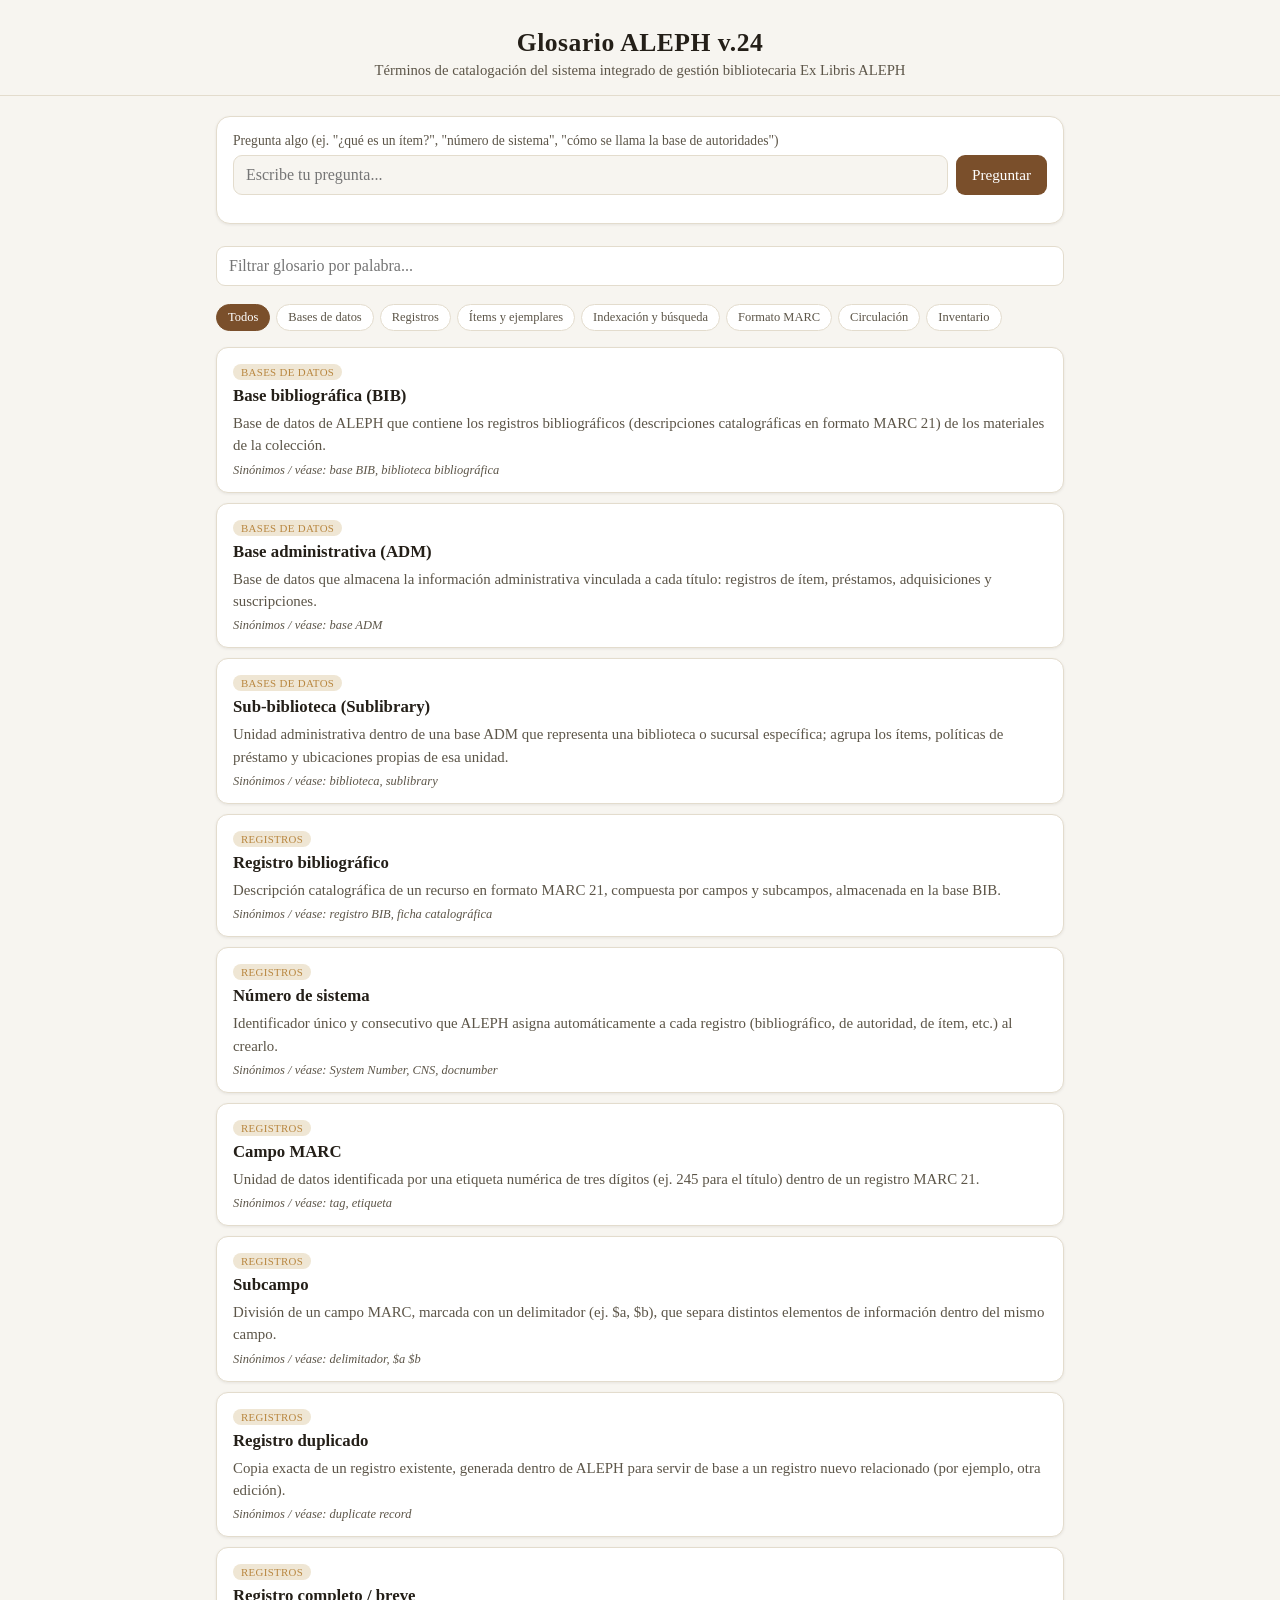
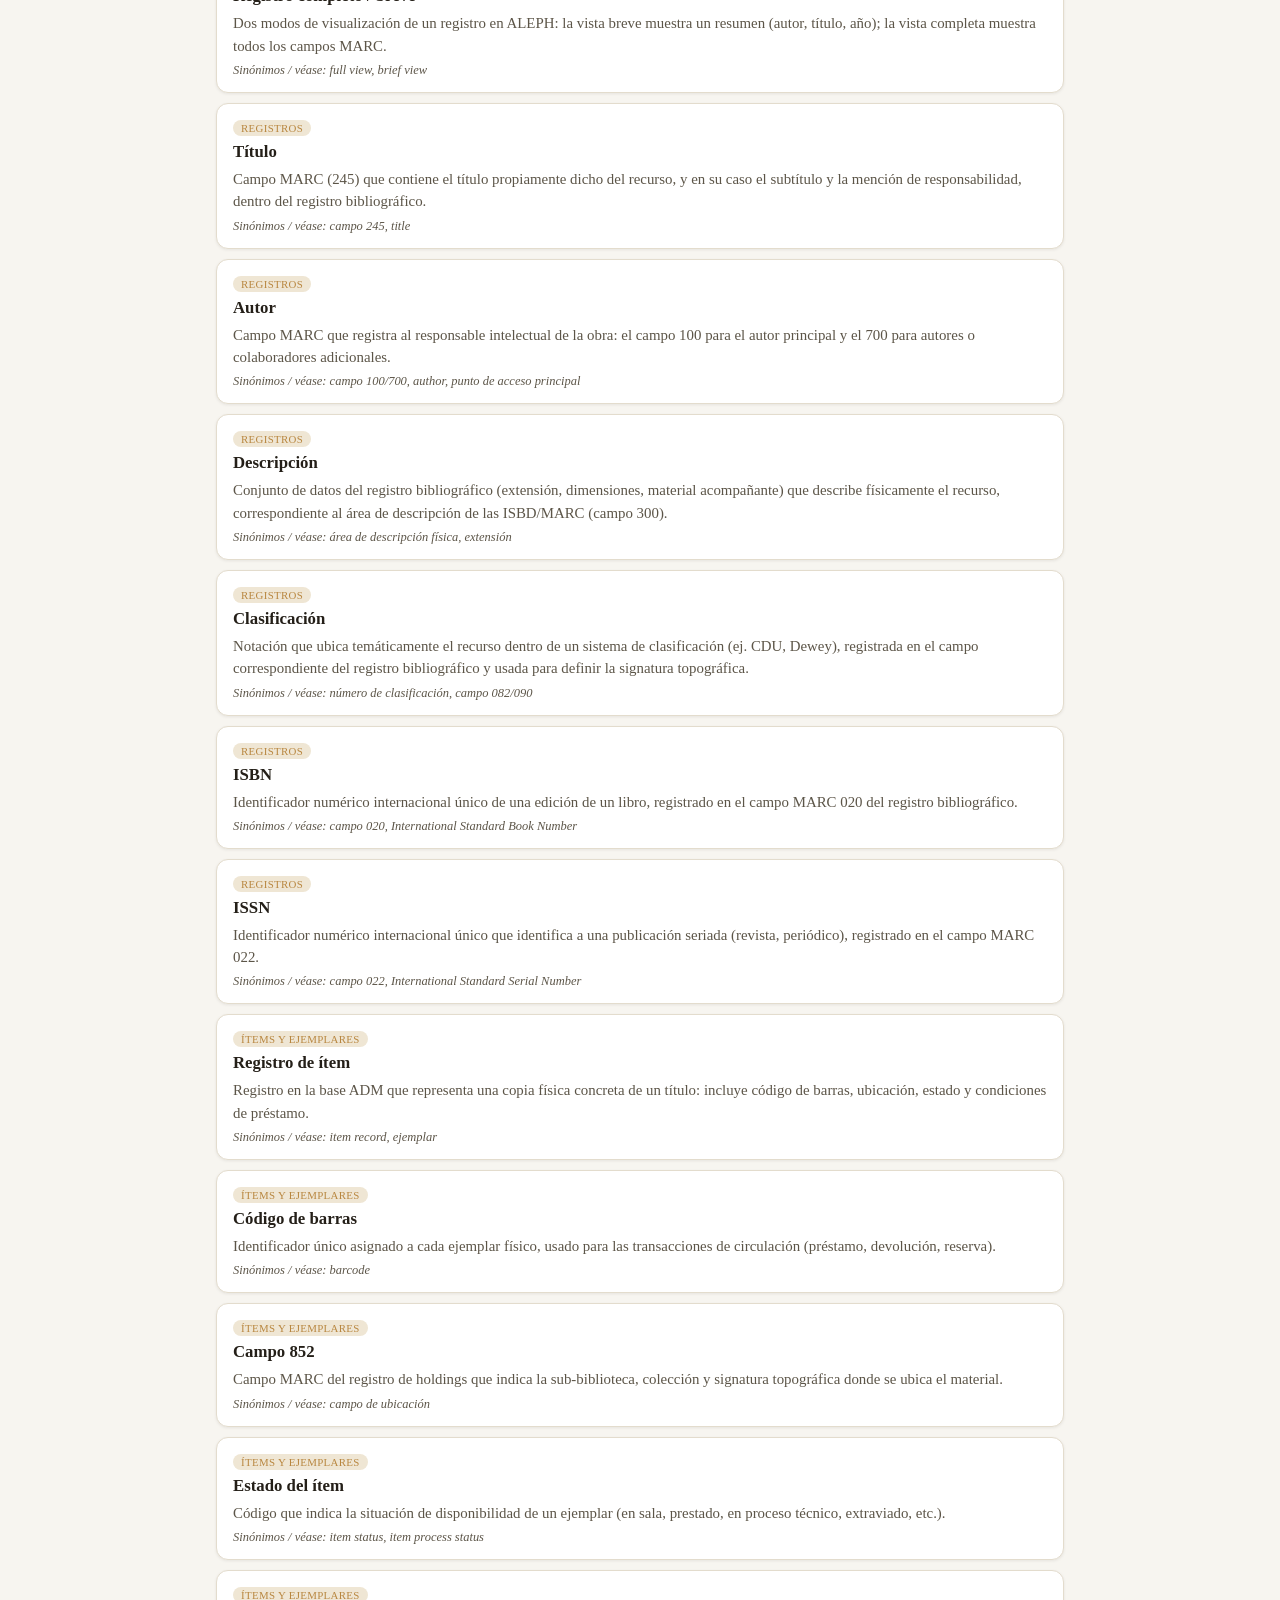
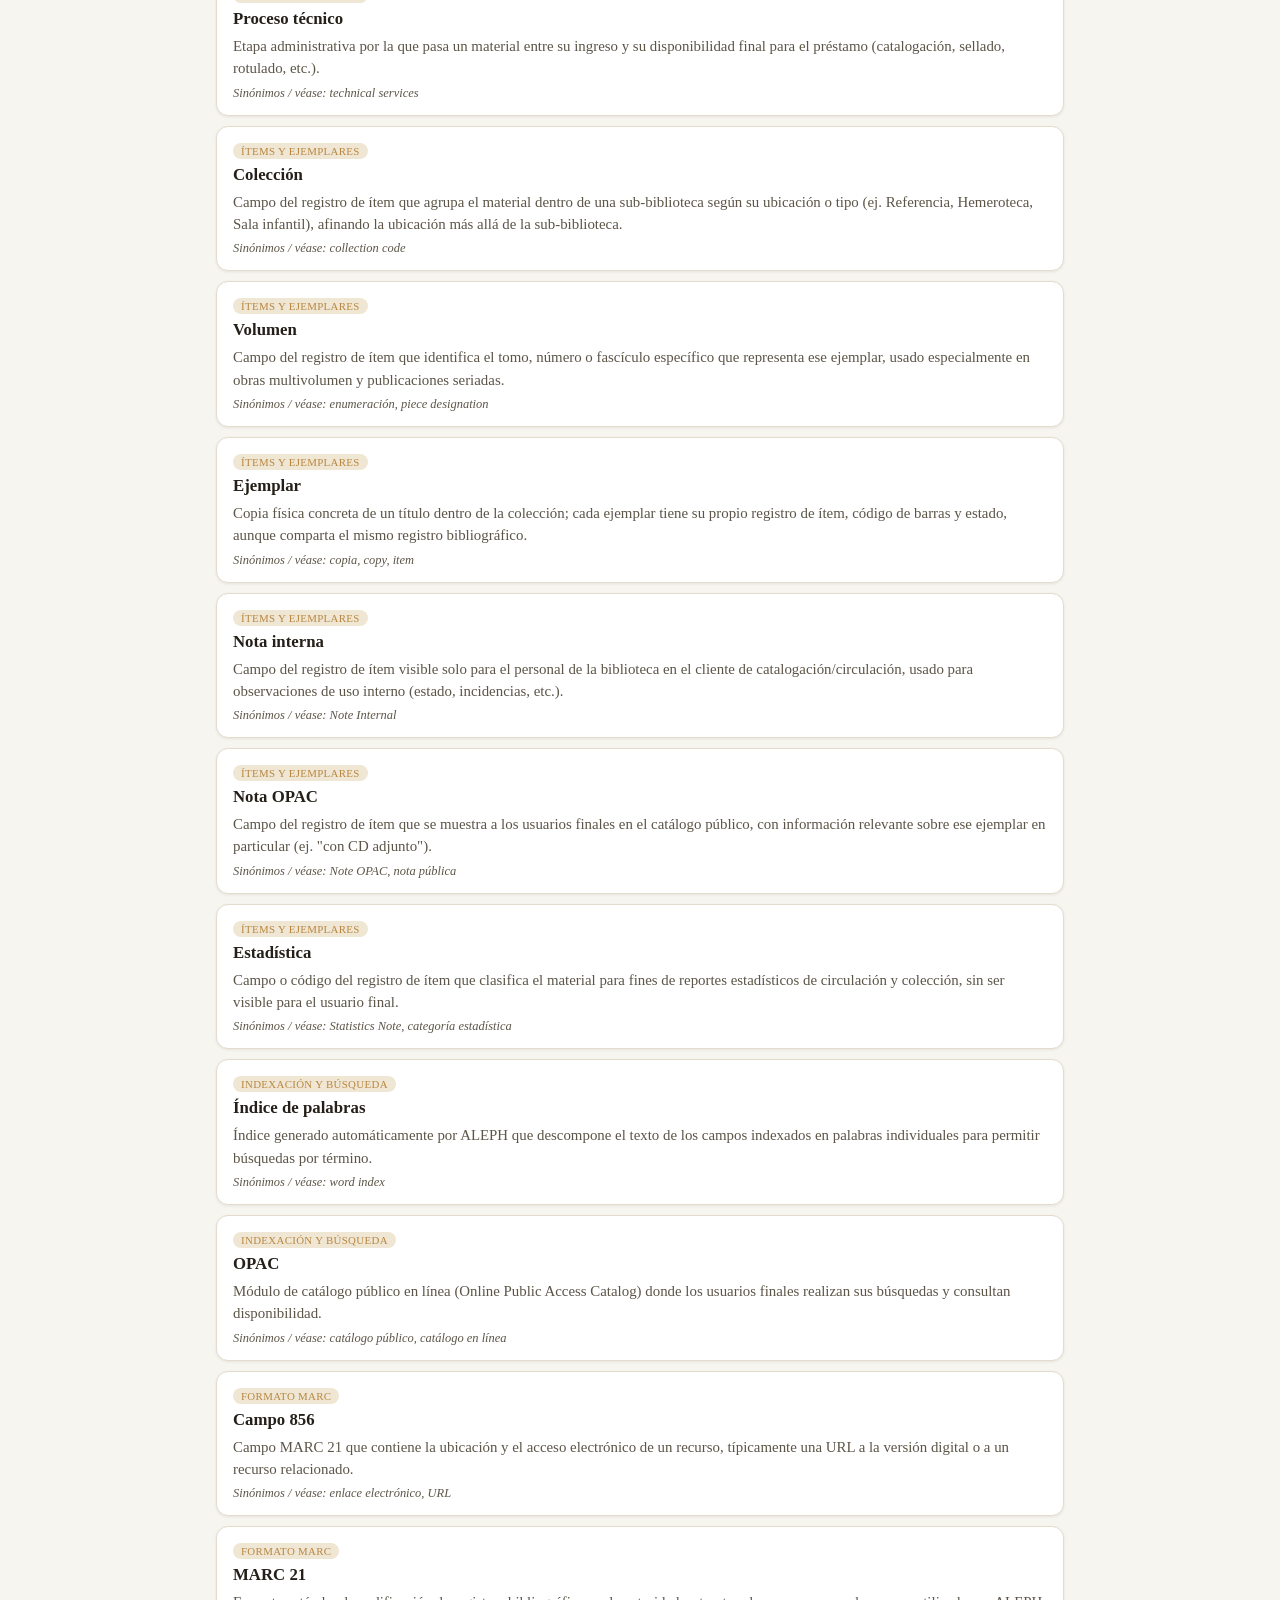
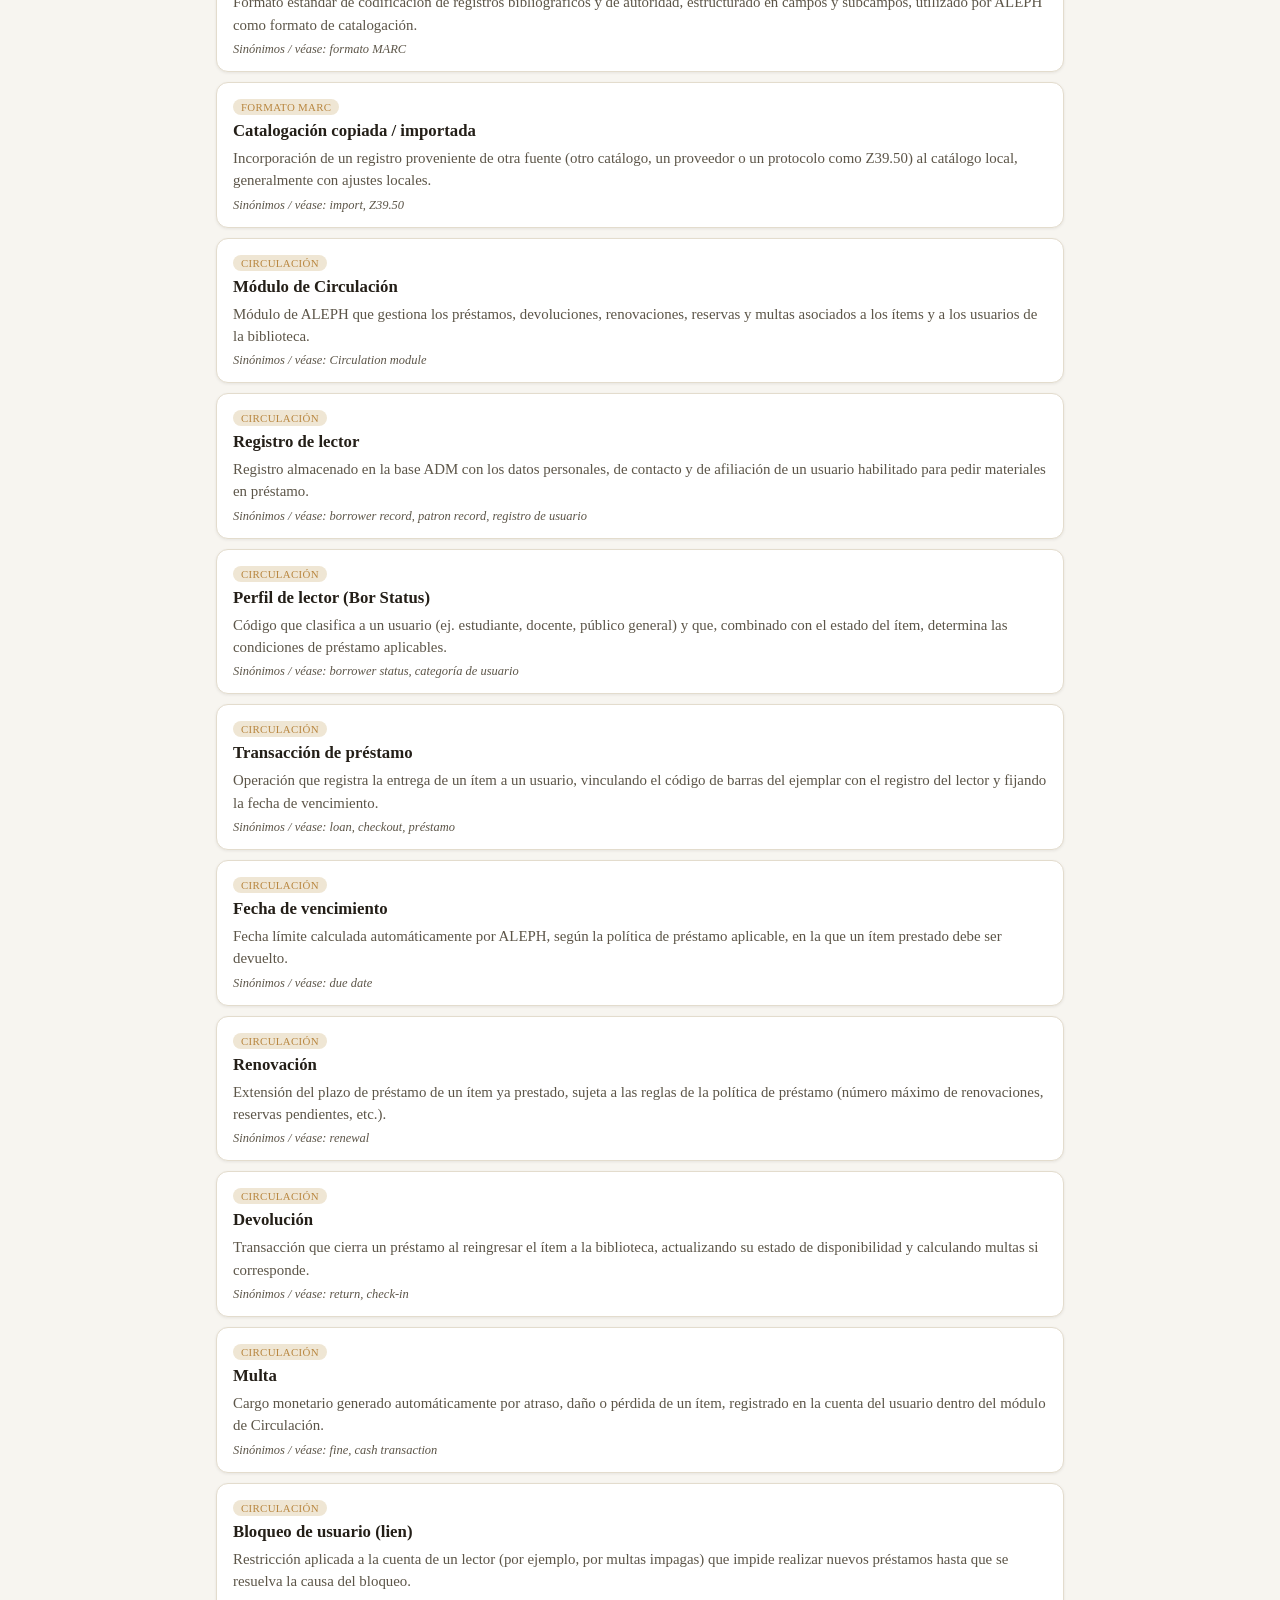
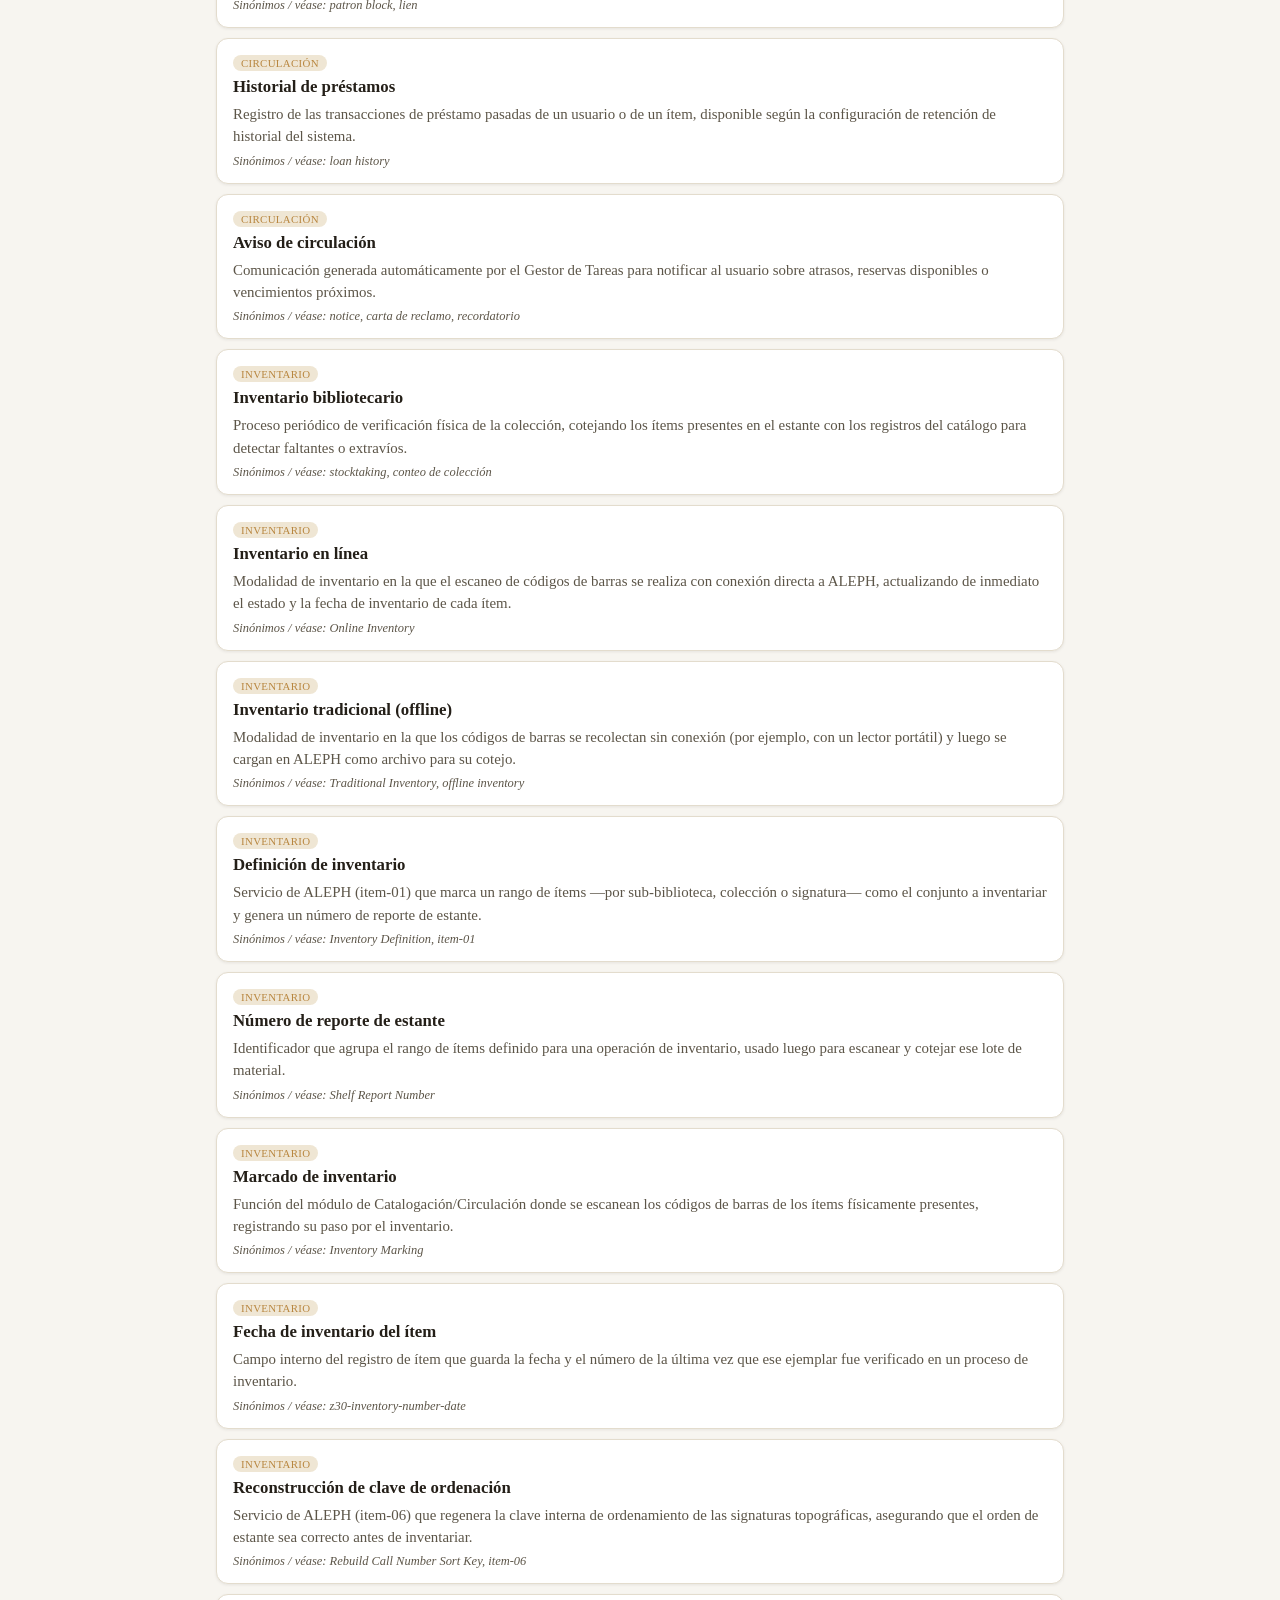
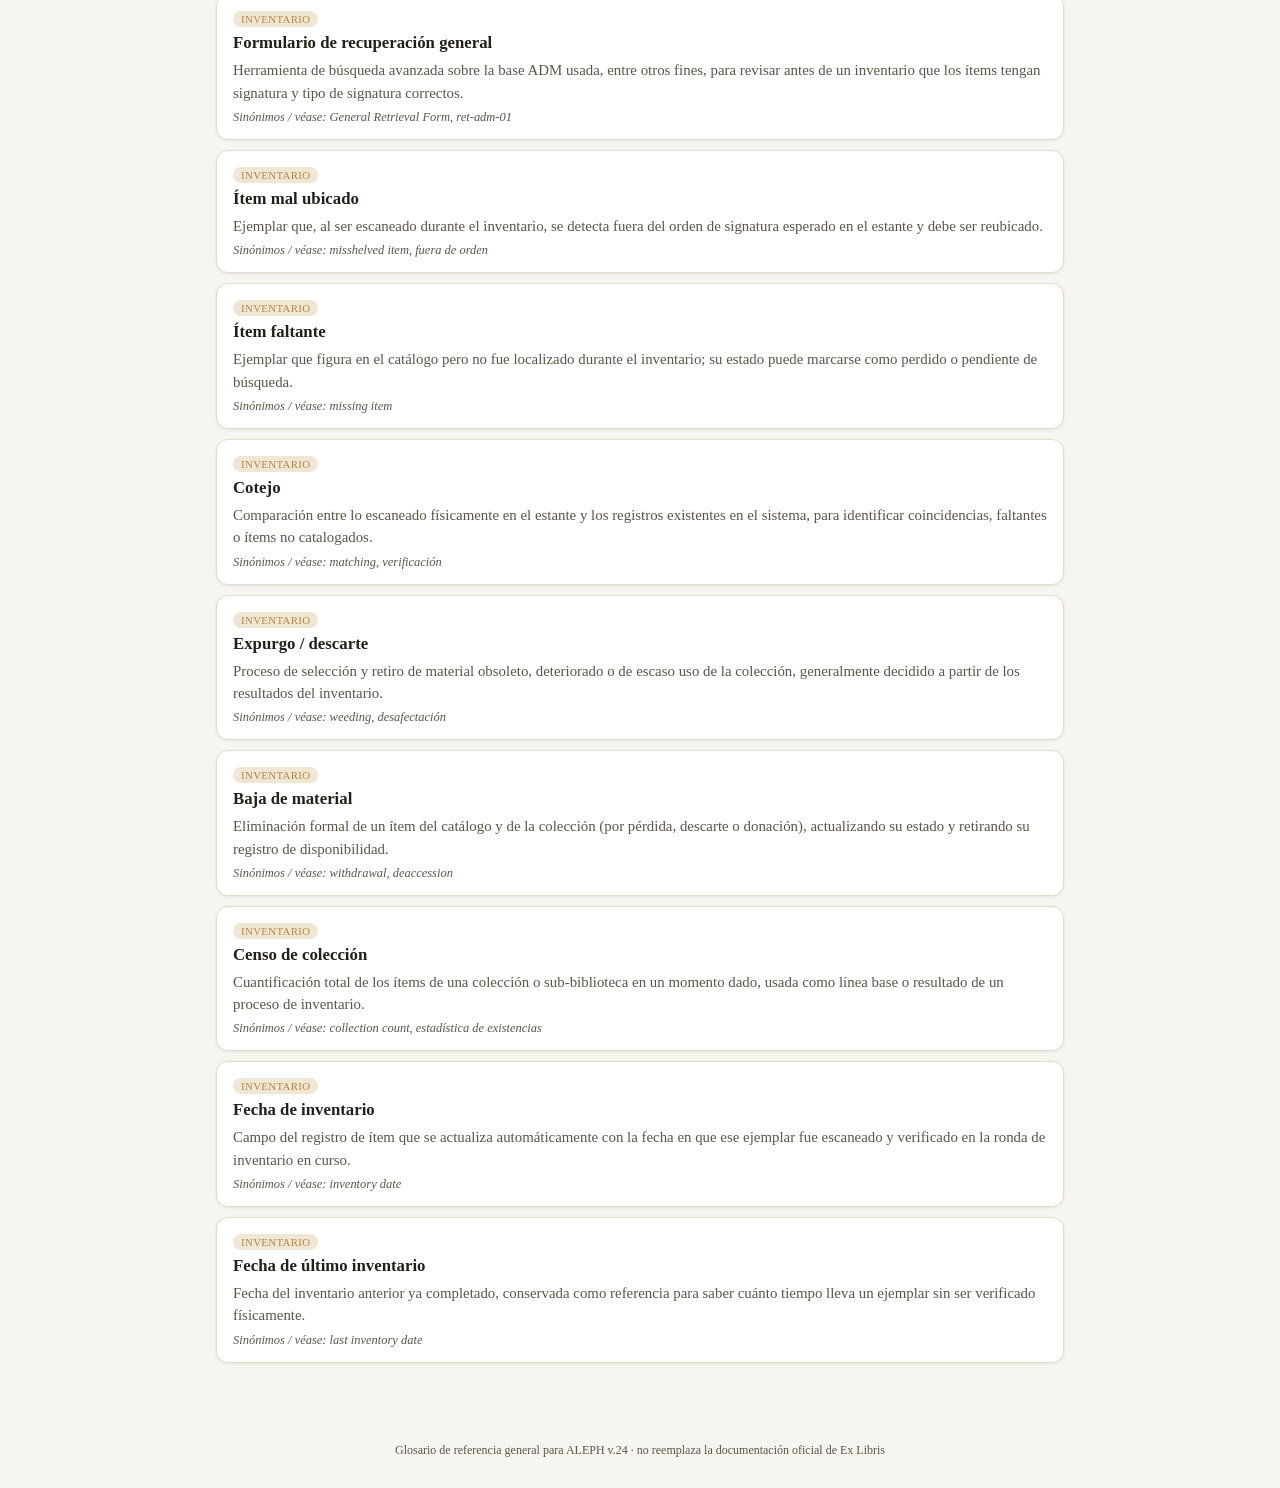
<file: archivos/glosario-aleph.html>
<!DOCTYPE html>
<html lang="es">
<head>
<meta charset="UTF-8">
<meta name="viewport" content="width=device-width, initial-scale=1, viewport-fit=cover">
<title>Glosario ALEPH v.24</title>
<style>
:root{
  --bg:#f7f5f0; --panel:#ffffff; --ink:#241f18; --ink-soft:#5c5548;
  --accent:#7a4f2b; --accent2:#b8863f; --line:#e3dccd; --tag-bg:#efe6d4;
  --shadow:0 1px 3px rgba(36,31,24,.08);
  box-sizing:border-box;
  padding-top:env(safe-area-inset-top,0px);
  padding-bottom:env(safe-area-inset-bottom,0px);
}
@media (prefers-color-scheme: dark){
  :root:not([data-theme="light"]){
    --bg:#181510; --panel:#231f19; --ink:#f2ede2; --ink-soft:#bdb2a0;
    --accent:#d9a05b; --accent2:#e8c078; --line:#39332a; --tag-bg:#332c22;
    --shadow:0 1px 3px rgba(0,0,0,.4);
  }
}
:root[data-theme="dark"]{
  --bg:#181510; --panel:#231f19; --ink:#f2ede2; --ink-soft:#bdb2a0;
  --accent:#d9a05b; --accent2:#e8c078; --line:#39332a; --tag-bg:#332c22;
  --shadow:0 1px 3px rgba(0,0,0,.4);
}
html{scroll-padding-top:env(safe-area-inset-top,0px);}
*{box-sizing:border-box;}
body{
  margin:0; background:var(--bg); color:var(--ink);
  font-family:"Iowan Old Style","Georgia",serif;
  min-height:100%;
}
header{
  padding:28px 20px 16px; text-align:center;
  border-bottom:1px solid var(--line);
}
header h1{margin:0 0 4px; font-size:1.6rem; letter-spacing:.02em;}
header p{margin:0; color:var(--ink-soft); font-size:.92rem;}
main{max-width:880px; margin:0 auto; padding:20px 16px 60px;}

.ask{
  background:var(--panel); border:1px solid var(--line); border-radius:14px;
  padding:16px; box-shadow:var(--shadow); margin-bottom:22px;
}
.ask label{font-size:.85rem; color:var(--ink-soft); display:block; margin-bottom:6px;}
.ask-row{display:flex; gap:8px;}
.ask input[type=text]{
  flex:1; min-width:0; padding:10px 12px; border-radius:9px;
  border:1px solid var(--line); background:var(--bg); color:var(--ink);
  font-family:inherit; font-size:1rem;
}
.ask button{
  padding:10px 16px; border-radius:9px; border:none;
  background:var(--accent); color:#fff; font-family:inherit; font-size:.95rem;
  cursor:pointer;
}
.ask button:active{opacity:.85;}
#answer{margin-top:12px; font-size:.98rem; line-height:1.5;}
#answer .hit{border-top:1px dashed var(--line); padding-top:10px; margin-top:10px;}
#answer .hit:first-child{border-top:none; margin-top:0; padding-top:0;}
#answer .term-name{color:var(--accent); font-weight:600;}
#answer .muted{color:var(--ink-soft); font-size:.88rem;}

.filters{display:flex; flex-wrap:wrap; gap:6px; margin-bottom:16px;}
.filters button{
  border:1px solid var(--line); background:var(--panel); color:var(--ink-soft);
  padding:5px 11px; border-radius:999px; font-size:.78rem; cursor:pointer; font-family:inherit;
}
.filters button.active{background:var(--accent); color:#fff; border-color:var(--accent);}

#search{
  width:100%; padding:10px 12px; margin-bottom:18px; border-radius:9px;
  border:1px solid var(--line); background:var(--panel); color:var(--ink);
  font-family:inherit; font-size:1rem;
}

.term{
  background:var(--panel); border:1px solid var(--line); border-radius:12px;
  padding:14px 16px; margin-bottom:10px; box-shadow:var(--shadow);
}
.term h3{margin:0 0 4px; font-size:1.05rem;}
.term .cat{
  display:inline-block; background:var(--tag-bg); color:var(--accent2);
  font-size:.68rem; letter-spacing:.03em; text-transform:uppercase;
  padding:2px 8px; border-radius:999px; margin-bottom:6px;
}
.term p{margin:6px 0 0; color:var(--ink-soft); font-size:.93rem; line-height:1.5;}
.term .syn{font-size:.78rem; color:var(--ink-soft); margin-top:6px; font-style:italic;}

#empty{color:var(--ink-soft); text-align:center; padding:20px; font-size:.9rem;}
footer{text-align:center; color:var(--ink-soft); font-size:.75rem; padding:10px 0 30px;}
</style>
</head>
<body>
<header>
  <h1>Glosario ALEPH v.24</h1>
  <p>Términos de catalogación del sistema integrado de gestión bibliotecaria Ex Libris ALEPH</p>
</header>
<main>

  <div class="ask">
    <label for="q">Pregunta algo (ej. "¿qué es un ítem?", "número de sistema", "cómo se llama la base de autoridades")</label>
    <div class="ask-row">
      <input type="text" id="q" placeholder="Escribe tu pregunta...">
      <button id="askBtn">Preguntar</button>
    </div>
    <div id="answer"></div>
  </div>

  <input type="text" id="search" placeholder="Filtrar glosario por palabra...">
  <div class="filters" id="filters"></div>
  <div id="list"></div>
  <div id="empty" style="display:none;">No se encontraron términos.</div>

</main>
<footer>Glosario de referencia general para ALEPH v.24 · no reemplaza la documentación oficial de Ex Libris</footer>

<script>
const TERMS = [
{t:"Base bibliográfica (BIB)", cat:"Bases de datos", syn:"base BIB, biblioteca bibliográfica",
 d:"Base de datos de ALEPH que contiene los registros bibliográficos (descripciones catalográficas en formato MARC 21) de los materiales de la colección."},
{t:"Base administrativa (ADM)", cat:"Bases de datos", syn:"base ADM",
 d:"Base de datos que almacena la información administrativa vinculada a cada título: registros de ítem, préstamos, adquisiciones y suscripciones."},
{t:"Sub-biblioteca (Sublibrary)", cat:"Bases de datos", syn:"biblioteca, sublibrary",
 d:"Unidad administrativa dentro de una base ADM que representa una biblioteca o sucursal específica; agrupa los ítems, políticas de préstamo y ubicaciones propias de esa unidad."},

{t:"Registro bibliográfico", cat:"Registros", syn:"registro BIB, ficha catalográfica",
 d:"Descripción catalográfica de un recurso en formato MARC 21, compuesta por campos y subcampos, almacenada en la base BIB."},
{t:"Número de sistema", cat:"Registros", syn:"System Number, CNS, docnumber",
 d:"Identificador único y consecutivo que ALEPH asigna automáticamente a cada registro (bibliográfico, de autoridad, de ítem, etc.) al crearlo."},
{t:"Campo MARC", cat:"Registros", syn:"tag, etiqueta",
 d:"Unidad de datos identificada por una etiqueta numérica de tres dígitos (ej. 245 para el título) dentro de un registro MARC 21."},
{t:"Subcampo", cat:"Registros", syn:"delimitador, $a $b",
 d:"División de un campo MARC, marcada con un delimitador (ej. $a, $b), que separa distintos elementos de información dentro del mismo campo."},
{t:"Registro duplicado", cat:"Registros", syn:"duplicate record",
 d:"Copia exacta de un registro existente, generada dentro de ALEPH para servir de base a un registro nuevo relacionado (por ejemplo, otra edición)."},
{t:"Registro completo / breve", cat:"Registros", syn:"full view, brief view",
 d:"Dos modos de visualización de un registro en ALEPH: la vista breve muestra un resumen (autor, título, año); la vista completa muestra todos los campos MARC."},
{t:"Título", cat:"Registros", syn:"campo 245, title",
 d:"Campo MARC (245) que contiene el título propiamente dicho del recurso, y en su caso el subtítulo y la mención de responsabilidad, dentro del registro bibliográfico."},
{t:"Autor", cat:"Registros", syn:"campo 100/700, author, punto de acceso principal",
 d:"Campo MARC que registra al responsable intelectual de la obra: el campo 100 para el autor principal y el 700 para autores o colaboradores adicionales."},
{t:"Descripción", cat:"Registros", syn:"área de descripción física, extensión",
 d:"Conjunto de datos del registro bibliográfico (extensión, dimensiones, material acompañante) que describe físicamente el recurso, correspondiente al área de descripción de las ISBD/MARC (campo 300)."},
{t:"Clasificación", cat:"Registros", syn:"número de clasificación, campo 082/090",
 d:"Notación que ubica temáticamente el recurso dentro de un sistema de clasificación (ej. CDU, Dewey), registrada en el campo correspondiente del registro bibliográfico y usada para definir la signatura topográfica."},
{t:"ISBN", cat:"Registros", syn:"campo 020, International Standard Book Number",
 d:"Identificador numérico internacional único de una edición de un libro, registrado en el campo MARC 020 del registro bibliográfico."},
{t:"ISSN", cat:"Registros", syn:"campo 022, International Standard Serial Number",
 d:"Identificador numérico internacional único que identifica a una publicación seriada (revista, periódico), registrado en el campo MARC 022."},

{t:"Registro de ítem", cat:"Ítems y ejemplares", syn:"item record, ejemplar",
 d:"Registro en la base ADM que representa una copia física concreta de un título: incluye código de barras, ubicación, estado y condiciones de préstamo."},
{t:"Código de barras", cat:"Ítems y ejemplares", syn:"barcode",
 d:"Identificador único asignado a cada ejemplar físico, usado para las transacciones de circulación (préstamo, devolución, reserva)."},
{t:"Campo 852", cat:"Ítems y ejemplares", syn:"campo de ubicación",
 d:"Campo MARC del registro de holdings que indica la sub-biblioteca, colección y signatura topográfica donde se ubica el material."},
{t:"Estado del ítem", cat:"Ítems y ejemplares", syn:"item status, item process status",
 d:"Código que indica la situación de disponibilidad de un ejemplar (en sala, prestado, en proceso técnico, extraviado, etc.)."},
{t:"Proceso técnico", cat:"Ítems y ejemplares", syn:"technical services",
 d:"Etapa administrativa por la que pasa un material entre su ingreso y su disponibilidad final para el préstamo (catalogación, sellado, rotulado, etc.)."},
{t:"Colección", cat:"Ítems y ejemplares", syn:"collection code",
 d:"Campo del registro de ítem que agrupa el material dentro de una sub-biblioteca según su ubicación o tipo (ej. Referencia, Hemeroteca, Sala infantil), afinando la ubicación más allá de la sub-biblioteca."},
{t:"Volumen", cat:"Ítems y ejemplares", syn:"enumeración, piece designation",
 d:"Campo del registro de ítem que identifica el tomo, número o fascículo específico que representa ese ejemplar, usado especialmente en obras multivolumen y publicaciones seriadas."},
{t:"Ejemplar", cat:"Ítems y ejemplares", syn:"copia, copy, item",
 d:"Copia física concreta de un título dentro de la colección; cada ejemplar tiene su propio registro de ítem, código de barras y estado, aunque comparta el mismo registro bibliográfico."},
{t:"Nota interna", cat:"Ítems y ejemplares", syn:"Note Internal",
 d:"Campo del registro de ítem visible solo para el personal de la biblioteca en el cliente de catalogación/circulación, usado para observaciones de uso interno (estado, incidencias, etc.)."},
{t:"Nota OPAC", cat:"Ítems y ejemplares", syn:"Note OPAC, nota pública",
 d:"Campo del registro de ítem que se muestra a los usuarios finales en el catálogo público, con información relevante sobre ese ejemplar en particular (ej. \"con CD adjunto\")."},
{t:"Estadística", cat:"Ítems y ejemplares", syn:"Statistics Note, categoría estadística",
 d:"Campo o código del registro de ítem que clasifica el material para fines de reportes estadísticos de circulación y colección, sin ser visible para el usuario final."},

{t:"Índice de palabras", cat:"Indexación y búsqueda", syn:"word index",
 d:"Índice generado automáticamente por ALEPH que descompone el texto de los campos indexados en palabras individuales para permitir búsquedas por término."},
{t:"OPAC", cat:"Indexación y búsqueda", syn:"catálogo público, catálogo en línea",
 d:"Módulo de catálogo público en línea (Online Public Access Catalog) donde los usuarios finales realizan sus búsquedas y consultan disponibilidad."},

{t:"Campo 856", cat:"Formato MARC", syn:"enlace electrónico, URL",
 d:"Campo MARC 21 que contiene la ubicación y el acceso electrónico de un recurso, típicamente una URL a la versión digital o a un recurso relacionado."},
{t:"MARC 21", cat:"Formato MARC", syn:"formato MARC",
 d:"Formato estándar de codificación de registros bibliográficos y de autoridad, estructurado en campos y subcampos, utilizado por ALEPH como formato de catalogación."},
{t:"Catalogación copiada / importada", cat:"Formato MARC", syn:"import, Z39.50",
 d:"Incorporación de un registro proveniente de otra fuente (otro catálogo, un proveedor o un protocolo como Z39.50) al catálogo local, generalmente con ajustes locales."},

{t:"Módulo de Circulación", cat:"Circulación", syn:"Circulation module",
 d:"Módulo de ALEPH que gestiona los préstamos, devoluciones, renovaciones, reservas y multas asociados a los ítems y a los usuarios de la biblioteca."},
{t:"Registro de lector", cat:"Circulación", syn:"borrower record, patron record, registro de usuario",
 d:"Registro almacenado en la base ADM con los datos personales, de contacto y de afiliación de un usuario habilitado para pedir materiales en préstamo."},
{t:"Perfil de lector (Bor Status)", cat:"Circulación", syn:"borrower status, categoría de usuario",
 d:"Código que clasifica a un usuario (ej. estudiante, docente, público general) y que, combinado con el estado del ítem, determina las condiciones de préstamo aplicables."},
{t:"Transacción de préstamo", cat:"Circulación", syn:"loan, checkout, préstamo",
 d:"Operación que registra la entrega de un ítem a un usuario, vinculando el código de barras del ejemplar con el registro del lector y fijando la fecha de vencimiento."},
{t:"Fecha de vencimiento", cat:"Circulación", syn:"due date",
 d:"Fecha límite calculada automáticamente por ALEPH, según la política de préstamo aplicable, en la que un ítem prestado debe ser devuelto."},
{t:"Renovación", cat:"Circulación", syn:"renewal",
 d:"Extensión del plazo de préstamo de un ítem ya prestado, sujeta a las reglas de la política de préstamo (número máximo de renovaciones, reservas pendientes, etc.)."},
{t:"Devolución", cat:"Circulación", syn:"return, check-in",
 d:"Transacción que cierra un préstamo al reingresar el ítem a la biblioteca, actualizando su estado de disponibilidad y calculando multas si corresponde."},
{t:"Multa", cat:"Circulación", syn:"fine, cash transaction",
 d:"Cargo monetario generado automáticamente por atraso, daño o pérdida de un ítem, registrado en la cuenta del usuario dentro del módulo de Circulación."},
{t:"Bloqueo de usuario (lien)", cat:"Circulación", syn:"patron block, lien",
 d:"Restricción aplicada a la cuenta de un lector (por ejemplo, por multas impagas) que impide realizar nuevos préstamos hasta que se resuelva la causa del bloqueo."},
{t:"Historial de préstamos", cat:"Circulación", syn:"loan history",
 d:"Registro de las transacciones de préstamo pasadas de un usuario o de un ítem, disponible según la configuración de retención de historial del sistema."},
{t:"Aviso de circulación", cat:"Circulación", syn:"notice, carta de reclamo, recordatorio",
 d:"Comunicación generada automáticamente por el Gestor de Tareas para notificar al usuario sobre atrasos, reservas disponibles o vencimientos próximos."},

{t:"Inventario bibliotecario", cat:"Inventario", syn:"stocktaking, conteo de colección",
 d:"Proceso periódico de verificación física de la colección, cotejando los ítems presentes en el estante con los registros del catálogo para detectar faltantes o extravíos."},
{t:"Inventario en línea", cat:"Inventario", syn:"Online Inventory",
 d:"Modalidad de inventario en la que el escaneo de códigos de barras se realiza con conexión directa a ALEPH, actualizando de inmediato el estado y la fecha de inventario de cada ítem."},
{t:"Inventario tradicional (offline)", cat:"Inventario", syn:"Traditional Inventory, offline inventory",
 d:"Modalidad de inventario en la que los códigos de barras se recolectan sin conexión (por ejemplo, con un lector portátil) y luego se cargan en ALEPH como archivo para su cotejo."},
{t:"Definición de inventario", cat:"Inventario", syn:"Inventory Definition, item-01",
 d:"Servicio de ALEPH (item-01) que marca un rango de ítems —por sub-biblioteca, colección o signatura— como el conjunto a inventariar y genera un número de reporte de estante."},
{t:"Número de reporte de estante", cat:"Inventario", syn:"Shelf Report Number",
 d:"Identificador que agrupa el rango de ítems definido para una operación de inventario, usado luego para escanear y cotejar ese lote de material."},
{t:"Marcado de inventario", cat:"Inventario", syn:"Inventory Marking",
 d:"Función del módulo de Catalogación/Circulación donde se escanean los códigos de barras de los ítems físicamente presentes, registrando su paso por el inventario."},
{t:"Fecha de inventario del ítem", cat:"Inventario", syn:"z30-inventory-number-date",
 d:"Campo interno del registro de ítem que guarda la fecha y el número de la última vez que ese ejemplar fue verificado en un proceso de inventario."},
{t:"Reconstrucción de clave de ordenación", cat:"Inventario", syn:"Rebuild Call Number Sort Key, item-06",
 d:"Servicio de ALEPH (item-06) que regenera la clave interna de ordenamiento de las signaturas topográficas, asegurando que el orden de estante sea correcto antes de inventariar."},
{t:"Formulario de recuperación general", cat:"Inventario", syn:"General Retrieval Form, ret-adm-01",
 d:"Herramienta de búsqueda avanzada sobre la base ADM usada, entre otros fines, para revisar antes de un inventario que los ítems tengan signatura y tipo de signatura correctos."},
{t:"Ítem mal ubicado", cat:"Inventario", syn:"misshelved item, fuera de orden",
 d:"Ejemplar que, al ser escaneado durante el inventario, se detecta fuera del orden de signatura esperado en el estante y debe ser reubicado."},
{t:"Ítem faltante", cat:"Inventario", syn:"missing item",
 d:"Ejemplar que figura en el catálogo pero no fue localizado durante el inventario; su estado puede marcarse como perdido o pendiente de búsqueda."},
{t:"Cotejo", cat:"Inventario", syn:"matching, verificación",
 d:"Comparación entre lo escaneado físicamente en el estante y los registros existentes en el sistema, para identificar coincidencias, faltantes o ítems no catalogados."},
{t:"Expurgo / descarte", cat:"Inventario", syn:"weeding, desafectación",
 d:"Proceso de selección y retiro de material obsoleto, deteriorado o de escaso uso de la colección, generalmente decidido a partir de los resultados del inventario."},
{t:"Baja de material", cat:"Inventario", syn:"withdrawal, deaccession",
 d:"Eliminación formal de un ítem del catálogo y de la colección (por pérdida, descarte o donación), actualizando su estado y retirando su registro de disponibilidad."},
{t:"Censo de colección", cat:"Inventario", syn:"collection count, estadística de existencias",
 d:"Cuantificación total de los ítems de una colección o sub-biblioteca en un momento dado, usada como línea base o resultado de un proceso de inventario."},
{t:"Fecha de inventario", cat:"Inventario", syn:"inventory date",
 d:"Campo del registro de ítem que se actualiza automáticamente con la fecha en que ese ejemplar fue escaneado y verificado en la ronda de inventario en curso."},
{t:"Fecha de último inventario", cat:"Inventario", syn:"last inventory date",
 d:"Fecha del inventario anterior ya completado, conservada como referencia para saber cuánto tiempo lleva un ejemplar sin ser verificado físicamente."}
];

const CATS = [...new Set(TERMS.map(x=>x.cat))];
let activeCat = "Todos";

function norm(s){
  return s.toLowerCase().normalize("NFD").replace(/[\u0300-\u036f]/g,"");
}

function renderFilters(){
  const box = document.getElementById("filters");
  box.innerHTML = "";
  ["Todos", ...CATS].forEach(c=>{
    const b = document.createElement("button");
    b.textContent = c;
    if(c===activeCat) b.classList.add("active");
    b.onclick = ()=>{ activeCat = c; renderFilters(); renderList(); };
    box.appendChild(b);
  });
}

function renderList(){
  const q = norm(document.getElementById("search").value.trim());
  const list = document.getElementById("list");
  const empty = document.getElementById("empty");
  list.innerHTML = "";
  const filtered = TERMS.filter(x=>{
    if(activeCat!=="Todos" && x.cat!==activeCat) return false;
    if(!q) return true;
    return norm(x.t).includes(q) || norm(x.d).includes(q) || norm(x.syn).includes(q);
  });
  if(filtered.length===0){ empty.style.display="block"; return; }
  empty.style.display="none";
  filtered.forEach(x=>{
    const el = document.createElement("div");
    el.className = "term";
    el.innerHTML = `<span class="cat">${x.cat}</span><h3>${x.t}</h3><p>${x.d}</p>${x.syn?`<div class="syn">Sinónimos / véase: ${x.syn}</div>`:""}`;
    list.appendChild(el);
  });
}

function scoreTerm(term, words){
  const hay = norm(term.t + " " + term.syn + " " + term.d + " " + term.cat);
  let score = 0;
  words.forEach(w=>{
    if(w.length<3) return;
    if(norm(term.t).includes(w)) score += 5;
    if(norm(term.syn).includes(w)) score += 4;
    if(hay.includes(w)) score += 1;
  });
  return score;
}

function answer(){
  const raw = document.getElementById("q").value.trim();
  const box = document.getElementById("answer");
  if(!raw){ box.innerHTML = ""; return; }
  const stop = ["que","qué","es","el","la","los","las","un","una","de","del","en","como","cómo","se","llama","para","y","o","sirve","significa","por"];
  const words = norm(raw).split(/[^a-z0-9]+/).filter(w=>w && !stop.includes(w));
  const ranked = TERMS.map(t=>({t, s:scoreTerm(t, words)})).filter(x=>x.s>0).sort((a,b)=>b.s-a.s).slice(0,3);
  if(ranked.length===0){
    box.innerHTML = `<p class="muted">No encontré un término que coincida bien. Prueba con otra palabra clave, o revisa el glosario filtrando abajo.</p>`;
    return;
  }
  box.innerHTML = ranked.map((r,i)=>`
    <div class="hit">
      <span class="term-name">${r.t.t}</span> <span class="muted">(${r.t.cat})</span>
      <p style="margin:4px 0 0;">${r.t.d}</p>
    </div>`).join("");
}

document.getElementById("askBtn").addEventListener("click", answer);
document.getElementById("q").addEventListener("keydown", e=>{ if(e.key==="Enter") answer(); });
document.getElementById("search").addEventListener("input", renderList);

renderFilters();
renderList();
</script>
</body>
</html>
</file>
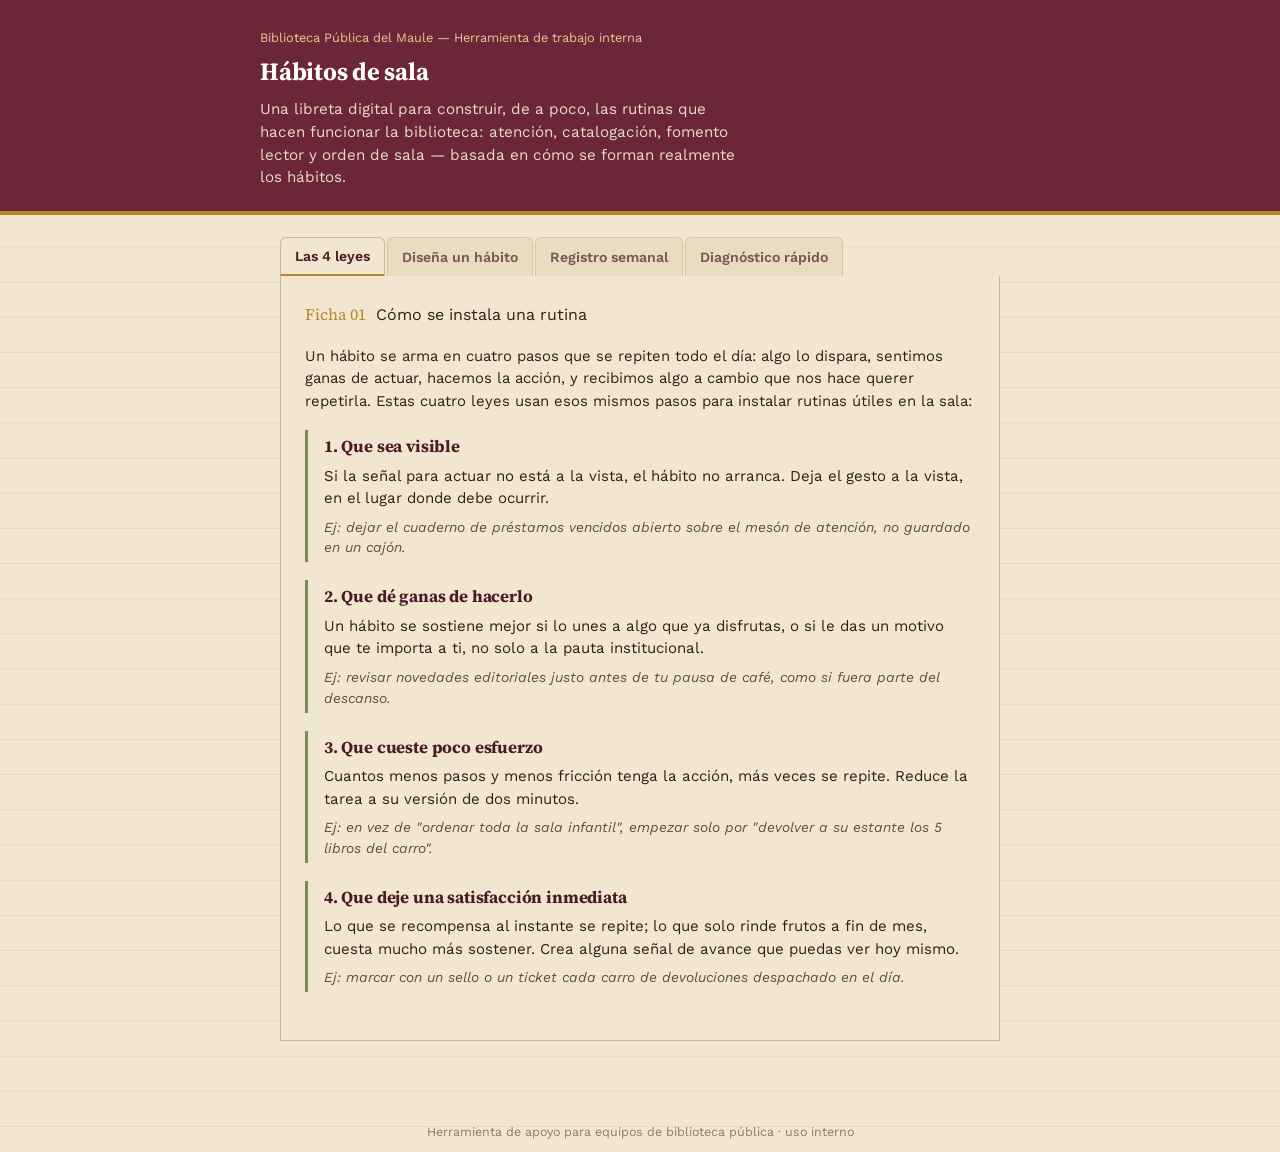
<file: archivos/habitos-atomicos-biblioteca.html>
<!DOCTYPE html>
<html lang="es">
<head>
<meta charset="UTF-8">
<meta name="viewport" content="width=device-width, initial-scale=1, viewport-fit=cover">
<title>Hábitos de Sala — Bibliotecas Públicas del Maule</title>
<link rel="preconnect" href="https://fonts.googleapis.com">
<link href="https://fonts.googleapis.com/css2?family=Source+Serif+4:opsz,wght@8..60,400;8..60,600;8..60,700&family=Work+Sans:wght@400;500;600&display=swap" rel="stylesheet">
<style>
:root{
  --vino:#6B2737; --vino-ink:#4A1B27;
  --papel:#F1E7D0; --papel-alt:#E7D9B9;
  --tinta:#2B2118; --sello:#B8892B;
  --salvia:#7C8B58;
  box-sizing:border-box;
  padding-top:env(safe-area-inset-top,0px);
  padding-bottom:env(safe-area-inset-bottom,0px);
}
*{box-sizing:border-box;}
html{scroll-padding-top:env(safe-area-inset-top,0px); height:100%;}
body{
  height:100%; margin:0; background:var(--papel); color:var(--tinta);
  font-family:'Work Sans',sans-serif; line-height:1.5;
  background-image:
    linear-gradient(var(--papel-alt) 1px, transparent 1px);
  background-size: 100% 2.2em;
}
h1,h2,h3{font-family:'Source Serif 4',serif; margin:0 0 .3em; font-weight:700; letter-spacing:-0.01em;}
.wrap{max-width:760px; margin:0 auto; padding:0 20px 60px;}

header.top{
  background:var(--vino); color:var(--papel);
  padding:calc(28px + env(safe-area-inset-top,0px)) 20px 22px;
  border-bottom:4px solid var(--sello);
}
header.top .wrap{padding:0;}
.kicker{font-size:.8rem; color:#E3C79A; margin-bottom:6px;}
header.top h1{font-size:1.55rem; color:#fff; max-width:520px;}
header.top p{margin:.5em 0 0; max-width:480px; color:#EADFC6; font-size:.95rem;}

nav.tabs{
  display:flex; gap:2px; max-width:760px; margin:22px auto 0; padding:0 20px;
  overflow-x:auto;
}
nav.tabs button{
  font-family:'Work Sans',sans-serif; font-size:.88rem; font-weight:600;
  background:var(--papel-alt); color:var(--vino-ink); border:1px solid #cbb98d;
  border-bottom:none; padding:10px 14px; cursor:pointer; white-space:nowrap;
  border-radius:6px 6px 0 0; opacity:.7;
}
nav.tabs button.active{background:var(--papel); opacity:1; border-bottom:3px solid var(--sello); margin-bottom:-1px;}

.card{
  background:var(--papel); border:1px solid #cbb98d; border-top:none;
  padding:26px 24px 30px; margin-top:0;
}
section.panel{display:none;}
section.panel.active{display:block;}

.index-line{display:flex; align-items:baseline; gap:10px; margin-bottom:18px;}
.index-line .num{font-family:'Source Serif 4',serif; color:var(--sello); font-size:1rem;}

.law{
  border-left:3px solid var(--salvia); padding:4px 0 4px 16px; margin:18px 0;
}
.law h3{font-size:1.05rem; color:var(--vino-ink);}
.law p{margin:.35em 0 0; font-size:.94rem;}
.law .ejemplo{font-size:.87rem; color:#5a5140; margin-top:.5em; font-style:italic;}

label{display:block; font-size:.85rem; font-weight:600; color:var(--vino-ink); margin:14px 0 5px;}
input[type=text], select{
  width:100%; font-family:'Work Sans',sans-serif; font-size:.95rem;
  padding:9px 10px; border:1px solid #b7a678; border-radius:4px; background:#fff;
}
.stack-sentence{
  background:#fff; border:1px dashed #b7a678; border-radius:6px; padding:16px;
  margin-top:16px; font-family:'Source Serif 4',serif; font-size:1.05rem; color:var(--vino-ink);
}
.stack-sentence b{color:var(--vino);}
button.primary{
  margin-top:16px; background:var(--vino); color:#fff; border:none;
  font-family:'Work Sans',sans-serif; font-weight:600; font-size:.9rem;
  padding:11px 18px; border-radius:5px; cursor:pointer;
}
button.primary:hover{background:var(--vino-ink);}
button.ghost{
  background:transparent; border:1px solid var(--vino); color:var(--vino);
  font-weight:600; font-size:.85rem; padding:8px 14px; border-radius:5px; cursor:pointer; margin-top:10px;
}

.saved-list{list-style:none; padding:0; margin:22px 0 0;}
.saved-list li{
  background:#fff; border:1px solid #cbb98d; border-radius:6px;
  padding:12px 14px; margin-bottom:14px;
}
.saved-list .sentence{font-family:'Source Serif 4',serif; color:var(--vino-ink); font-size:.98rem;}
.week{display:flex; gap:6px; margin-top:10px; flex-wrap:wrap;}
.day-btn{
  width:40px; height:40px; border-radius:50%; border:2px solid var(--salvia);
  background:#fff; color:var(--salvia); font-size:.75rem; font-weight:600;
  cursor:pointer; display:flex; align-items:center; justify-content:center;
}
.day-btn.done{background:var(--salvia); color:#fff;}
.streak{font-size:.8rem; color:#5a5140; margin-top:8px;}
.empty{
  border:1px dashed #b7a678; border-radius:6px; padding:20px; text-align:center;
  color:#7a6f56; font-size:.9rem;
}
.remove{float:right; background:none; border:none; color:#a05; font-size:.75rem; cursor:pointer; text-decoration:underline;}

.diag-q{background:#fff; border:1px solid #cbb98d; border-radius:6px; padding:16px; margin-bottom:14px;}
.diag-q p.q{font-weight:600; margin:0 0 10px; font-size:.92rem;}
.diag-q .opts{display:flex; gap:8px; flex-wrap:wrap;}
.diag-q .opts button{
  border:1px solid #b7a678; background:#fff; border-radius:20px; padding:6px 14px;
  font-size:.82rem; cursor:pointer; font-family:'Work Sans',sans-serif;
}
.diag-q .opts button.sel{background:var(--sello); color:#fff; border-color:var(--sello);}
.diag-result{margin-top:18px; padding:16px; border-left:3px solid var(--sello); background:#fff; display:none;}
.diag-result.show{display:block;}
.diag-result h3{font-size:1rem; color:var(--vino-ink);}
.diag-result p{font-size:.9rem;}

footer{text-align:center; font-size:.78rem; color:#8a7d5f; padding:22px 0 10px;}
@media (prefers-reduced-motion: reduce){*{transition:none!important;}}
</style>
</head>
<body>

<header class="top">
  <div class="wrap">
    <div class="kicker">Biblioteca Pública del Maule — Herramienta de trabajo interna</div>
    <h1>Hábitos de sala</h1>
    <p>Una libreta digital para construir, de a poco, las rutinas que hacen funcionar la biblioteca: atención, catalogación, fomento lector y orden de sala — basada en cómo se forman realmente los hábitos.</p>
  </div>
</header>

<nav class="tabs">
  <button class="tab-btn active" data-tab="inicio">Las 4 leyes</button>
  <button class="tab-btn" data-tab="diseno">Diseña un hábito</button>
  <button class="tab-btn" data-tab="registro">Registro semanal</button>
  <button class="tab-btn" data-tab="diagnostico">Diagnóstico rápido</button>
</nav>

<div class="wrap" style="padding-top:0;">
<div class="card">

  <section class="panel active" id="inicio">
    <div class="index-line"><span class="num">Ficha 01</span><span>Cómo se instala una rutina</span></div>
    <p style="font-size:.93rem;">Un hábito se arma en cuatro pasos que se repiten todo el día: algo lo dispara, sentimos ganas de actuar, hacemos la acción, y recibimos algo a cambio que nos hace querer repetirla. Estas cuatro leyes usan esos mismos pasos para instalar rutinas útiles en la sala:</p>

    <div class="law">
      <h3>1. Que sea visible</h3>
      <p>Si la señal para actuar no está a la vista, el hábito no arranca. Deja el gesto a la vista, en el lugar donde debe ocurrir.</p>
      <div class="ejemplo">Ej: dejar el cuaderno de préstamos vencidos abierto sobre el mesón de atención, no guardado en un cajón.</div>
    </div>
    <div class="law">
      <h3>2. Que dé ganas de hacerlo</h3>
      <p>Un hábito se sostiene mejor si lo unes a algo que ya disfrutas, o si le das un motivo que te importa a ti, no solo a la pauta institucional.</p>
      <div class="ejemplo">Ej: revisar novedades editoriales justo antes de tu pausa de café, como si fuera parte del descanso.</div>
    </div>
    <div class="law">
      <h3>3. Que cueste poco esfuerzo</h3>
      <p>Cuantos menos pasos y menos fricción tenga la acción, más veces se repite. Reduce la tarea a su versión de dos minutos.</p>
      <div class="ejemplo">Ej: en vez de "ordenar toda la sala infantil", empezar solo por "devolver a su estante los 5 libros del carro".</div>
    </div>
    <div class="law">
      <h3>4. Que deje una satisfacción inmediata</h3>
      <p>Lo que se recompensa al instante se repite; lo que solo rinde frutos a fin de mes, cuesta mucho más sostener. Crea alguna señal de avance que puedas ver hoy mismo.</p>
      <div class="ejemplo">Ej: marcar con un sello o un ticket cada carro de devoluciones despachado en el día.</div>
    </div>
  </section>

  <section class="panel" id="diseno">
    <div class="index-line"><span class="num">Ficha 02</span><span>Encadena el hábito nuevo a uno que ya tienes</span></div>
    <p style="font-size:.93rem;">La forma más fácil de instalar una rutina es colgarla de otra que ya haces todos los días sin pensarlo, en vez de intentar acordarte de la nada.</p>

    <label for="actual">Un hábito que ya haces siempre al trabajar</label>
    <input type="text" id="actual" placeholder="Ej: prender el computador de atención al público">

    <label for="nuevo">El hábito nuevo que quieres instalar</label>
    <input type="text" id="nuevo" placeholder="Ej: revisar la lista de reservas del día">

    <label for="lugar">¿Dónde de la biblioteca ocurre?</label>
    <select id="lugar">
      <option>Mesón de atención</option>
      <option>Sala de lectura</option>
      <option>Sección infantil</option>
      <option>Bodega / procesos técnicos</option>
      <option>Oficina / administración</option>
      <option>Extensión y actividades comunitarias</option>
    </select>

    <div class="stack-sentence" id="preview">Después de <b>[hábito actual]</b>, voy a <b>[hábito nuevo]</b> en <b>[lugar]</b>.</div>
    <button class="primary" onclick="guardarHabito()">Guardar este hábito</button>

    <ul class="saved-list" id="listaHabitos"></ul>
  </section>

  <section class="panel" id="registro">
    <div class="index-line"><span class="num">Ficha 03</span><span>Marca los días en que lo cumpliste</span></div>
    <p style="font-size:.93rem;">Cada hábito guardado en "Diseña un hábito" aparece aquí con su semana. Marcar el día apenas lo cumples es, en sí mismo, parte de la recompensa.</p>
    <div id="registroLista"></div>
  </section>

  <section class="panel" id="diagnostico">
    <div class="index-line"><span class="num">Ficha 04</span><span>¿Dónde se está trabando tu hábito?</span></div>
    <p style="font-size:.93rem;">Responde según el hábito que más te cuesta sostener y te diremos cuál de las cuatro leyes conviene reforzar primero.</p>

    <div class="diag-q" data-q="1">
      <p class="q">¿Con qué frecuencia se te olvida directamente hacerlo?</p>
      <div class="opts">
        <button data-v="obvio">Casi siempre se me olvida</button>
        <button data-v="ok">Rara vez se me olvida</button>
      </div>
    </div>
    <div class="diag-q" data-q="2">
      <p class="q">Cuando te acuerdas, ¿te dan ganas de hacerlo o lo postergas?</p>
      <div class="opts">
        <button data-v="atractivo">Lo postergo, no me atrae</button>
        <button data-v="ok">Le entro sin problema</button>
      </div>
    </div>
    <div class="diag-q" data-q="3">
      <p class="q">¿La tarea, tal como está planteada, es rápida o toma varios pasos?</p>
      <div class="opts">
        <button data-v="facil">Toma varios pasos o tiempo</button>
        <button data-v="ok">Es corta y directa</button>
      </div>
    </div>
    <div class="diag-q" data-q="4">
      <p class="q">Después de hacerlo, ¿notas algún resultado o avance visible?</p>
      <div class="opts">
        <button data-v="satisfactorio">No veo ningún avance</button>
        <button data-v="ok">Sí, veo algo concreto</button>
      </div>
    </div>

    <div class="diag-result" id="diagResult">
      <h3 id="diagTitulo"></h3>
      <p id="diagTexto"></p>
    </div>
  </section>

</div>
</div>

<footer>Herramienta de apoyo para equipos de biblioteca pública · uso interno</footer>

<script>
// ---- Tabs ----
document.querySelectorAll('.tab-btn').forEach(btn=>{
  btn.addEventListener('click',()=>{
    document.querySelectorAll('.tab-btn').forEach(b=>b.classList.remove('active'));
    document.querySelectorAll('.panel').forEach(p=>p.classList.remove('active'));
    btn.classList.add('active');
    document.getElementById(btn.dataset.tab).classList.add('active');
    if(btn.dataset.tab==='registro') renderRegistro();
  });
});

// ---- Stack sentence live preview ----
const actual=document.getElementById('actual'), nuevo=document.getElementById('nuevo'), lugar=document.getElementById('lugar'), preview=document.getElementById('preview');
function updatePreview(){
  preview.innerHTML = `Después de <b>${actual.value||'[hábito actual]'}</b>, voy a <b>${nuevo.value||'[hábito nuevo]'}</b> en <b>${lugar.value}</b>.`;
}
[actual,nuevo,lugar].forEach(el=>el.addEventListener('input',updatePreview));
lugar.addEventListener('change',updatePreview);

// ---- Storage ----
function loadHabitos(){
  try{ return JSON.parse(localStorage.getItem('maule_habitos')||'[]'); }catch(e){ return []; }
}
function saveHabitos(list){
  try{ localStorage.setItem('maule_habitos', JSON.stringify(list)); }catch(e){}
}

function guardarHabito(){
  if(!actual.value.trim() || !nuevo.value.trim()) return;
  const list=loadHabitos();
  list.push({
    id: Date.now(),
    actual: actual.value.trim(), nuevo: nuevo.value.trim(), lugar: lugar.value,
    dias: {}
  });
  saveHabitos(list);
  actual.value=''; nuevo.value=''; updatePreview();
  renderLista();
}

function renderLista(){
  const list=loadHabitos();
  const ul=document.getElementById('listaHabitos');
  ul.innerHTML='';
  if(list.length===0){ ul.innerHTML='<div class="empty">Aún no guardas ningún hábito.</div>'; return; }
  list.slice().reverse().forEach(h=>{
    const li=document.createElement('li');
    li.innerHTML = `<button class="remove" onclick="borrarHabito(${h.id})">quitar</button>
      <div class="sentence">Después de <b>${h.actual}</b>, voy a <b>${h.nuevo}</b> en <b>${h.lugar}</b>.</div>`;
    ul.appendChild(li);
  });
}
function borrarHabito(id){
  saveHabitos(loadHabitos().filter(h=>h.id!==id));
  renderLista(); renderRegistro();
}

const dias=['L','M','X','J','V','S','D'];
function renderRegistro(){
  const list=loadHabitos();
  const box=document.getElementById('registroLista');
  box.innerHTML='';
  if(list.length===0){ box.innerHTML='<div class="empty">Guarda primero un hábito en "Diseña un hábito" para poder registrarlo aquí.</div>'; return; }
  list.forEach(h=>{
    const wrap=document.createElement('div');
    wrap.className='saved-list';
    wrap.style.margin='0 0 16px';
    const marcados = Object.values(h.dias).filter(Boolean).length;
    wrap.innerHTML = `<li style="margin:0;">
      <div class="sentence">${h.nuevo} <span style="font-weight:400; color:#7a6f56;">— ${h.lugar}</span></div>
      <div class="week">
        ${dias.map((d,i)=>`<button class="day-btn ${h.dias[i]?'done':''}" data-id="${h.id}" data-day="${i}">${d}</button>`).join('')}
      </div>
      <div class="streak">${marcados} de 7 días marcados esta semana</div>
    </li>`;
    box.appendChild(wrap);
  });
  box.querySelectorAll('.day-btn').forEach(b=>{
    b.addEventListener('click',()=>{
      const list=loadHabitos();
      const h=list.find(x=>x.id==b.dataset.id);
      h.dias[b.dataset.day] = !h.dias[b.dataset.day];
      saveHabitos(list);
      renderRegistro();
    });
  });
}

renderLista();
renderRegistro();

// ---- Diagnóstico ----
const respuestas={};
document.querySelectorAll('.diag-q').forEach(q=>{
  q.querySelectorAll('button').forEach(b=>{
    b.addEventListener('click',()=>{
      q.querySelectorAll('button').forEach(x=>x.classList.remove('sel'));
      b.classList.add('sel');
      respuestas[q.dataset.q]=b.dataset.v;
      if(Object.keys(respuestas).length===4) mostrarDiagnostico();
    });
  });
});
const mensajes={
  obvio:{t:'Refuerza que sea visible', d:'La primera falla es que la señal no está a la vista. Antes de exigirte más disciplina, deja a la vista el objeto, la lista o el cartel que dispara el hábito, justo en el lugar donde debe ocurrir la acción.'},
  atractivo:{t:'Refuerza que dé ganas de hacerlo', d:'Te acuerdas, pero no te provoca. Prueba unir el hábito a algo que ya disfrutas del turno, o hazlo junto a alguien del equipo para que se sienta menos como una obligación aislada.'},
  facil:{t:'Refuerza que cueste poco esfuerzo', d:'La tarea tiene demasiados pasos para un momento de mucho trabajo en sala. Achícala a una versión de dos minutos y deja el resto para cuando ya tomó vuelo.'},
  satisfactorio:{t:'Refuerza que deje una satisfacción inmediata', d:'Lo haces, pero no lo sientes. Crea una señal de avance que puedas ver el mismo día: un check, un sello, una cifra que sube — algo que la sala completa pueda notar.'}
};
function mostrarDiagnostico(){
  const fallas=Object.values(respuestas).filter(v=>v!=='ok');
  const res=document.getElementById('diagResult');
  const tit=document.getElementById('diagTitulo'), txt=document.getElementById('diagTexto');
  if(fallas.length===0){
    tit.textContent='Tu hábito ya está bien afianzado';
    txt.textContent='Ninguna de las cuatro leyes parece estar fallando para esta rutina. Puedes usar esta misma revisión con otro hábito que te cueste más.';
  } else {
    const clave=fallas[0];
    tit.textContent=mensajes[clave].t;
    txt.textContent=mensajes[clave].d;
  }
  res.classList.add('show');
}
</script>
</body>
</html>
</file>
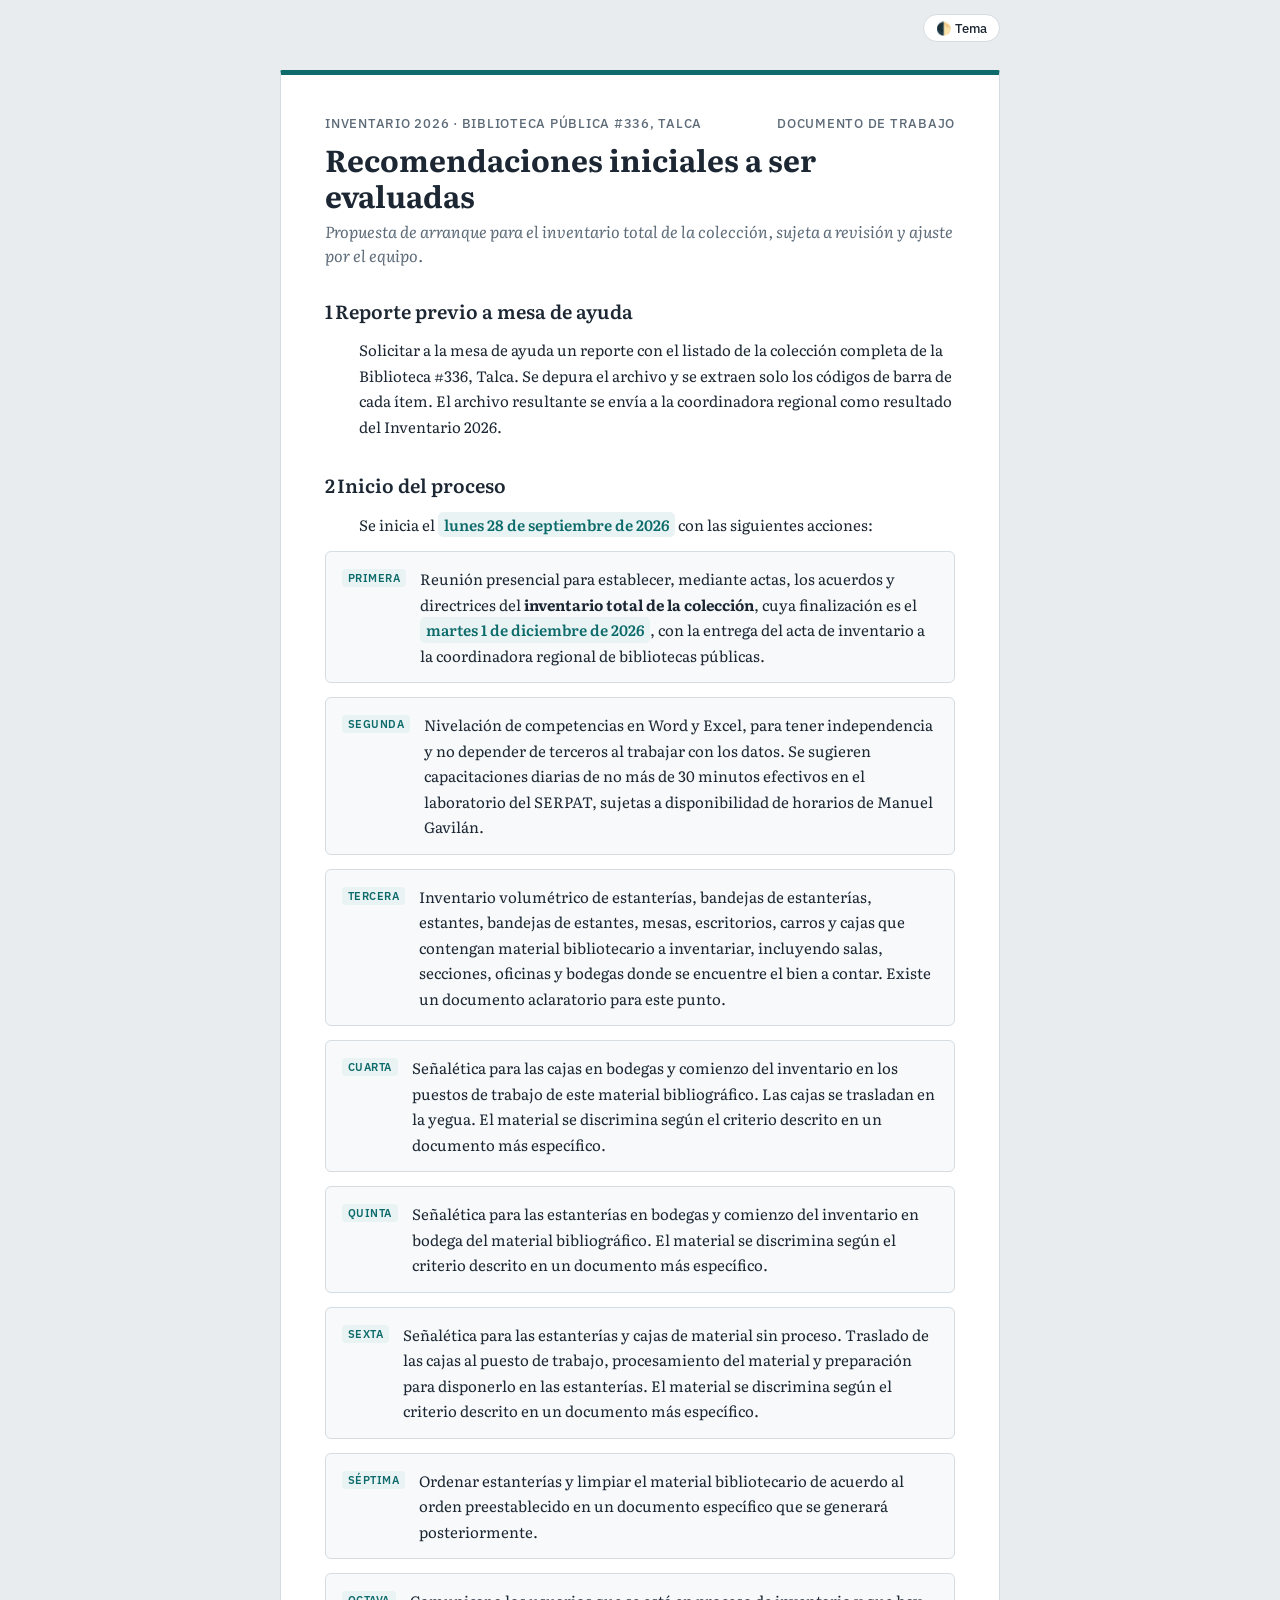
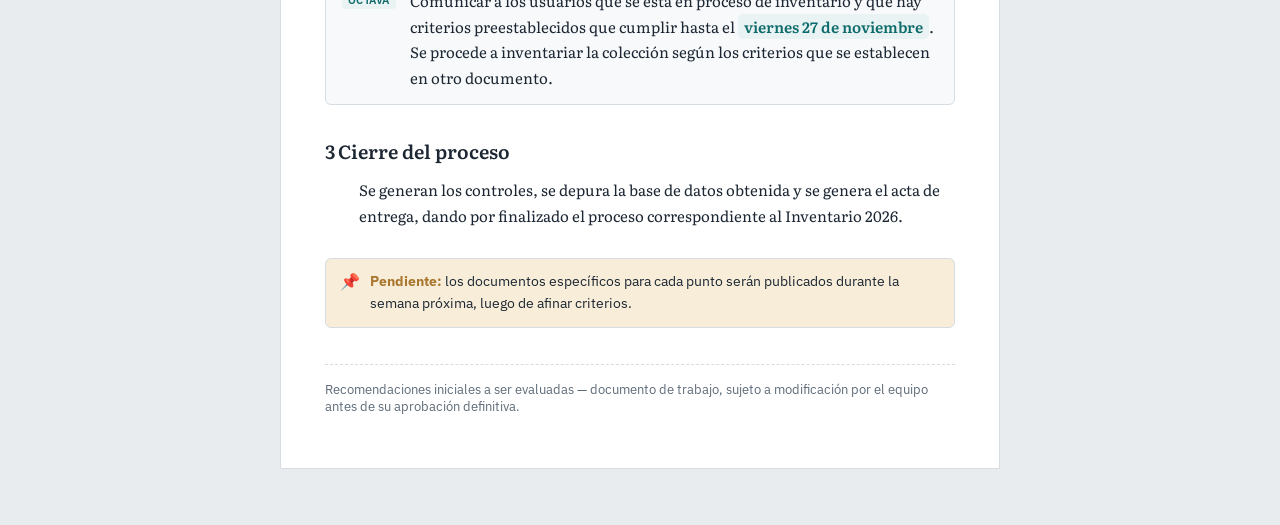
<file: archivos/recomendaciones-iniciales.html>
<!doctype html>
<html lang="es">
<head>
<meta charset="utf-8">
<meta name="viewport" content="width=device-width, initial-scale=1, viewport-fit=cover">
<title>Recomendaciones iniciales · Inventario 2026</title>
<link href="https://fonts.googleapis.com/css2?family=Literata:opsz,wght@7..72,400;7..72,600;7..72,700&family=IBM+Plex+Sans:wght@400;500;600&display=swap" rel="stylesheet">
<style>
:root{
  --bg:#e8ecef; --paper:#fff; --ink:#1c2733; --mute:#5d6b78; --line:#d5dce2;
  --acc:#0e6b6b; --accink:#fff; --soft:#eaf3f3; --panel:#f7f9fa;
  --warn:#a9772f; --warnsoft:#f7edd9;
  box-sizing:border-box;
  padding-top:env(safe-area-inset-top,0px);
  padding-bottom:env(safe-area-inset-bottom,0px);
}
@media (prefers-color-scheme:dark){
  :root:not([data-theme="light"]){
    --bg:#12181d; --paper:#1a2229; --ink:#e6ecf0; --mute:#93a2ae; --line:#2c3842;
    --acc:#4fc0bd; --accink:#06211f; --soft:#12292a; --panel:#161d23;
    --warn:#e0af5f; --warnsoft:#2a2416;
  }
}
:root[data-theme="dark"]{
  --bg:#12181d; --paper:#1a2229; --ink:#e6ecf0; --mute:#93a2ae; --line:#2c3842;
  --acc:#4fc0bd; --accink:#06211f; --soft:#12292a; --panel:#161d23;
  --warn:#e0af5f; --warnsoft:#2a2416;
}
*{box-sizing:border-box}
html,body{height:100%;margin:0}
html{scroll-padding-top:env(safe-area-inset-top,0px)}
body{background:var(--bg);color:var(--ink);font:15px/1.6 "IBM Plex Sans",system-ui,sans-serif;-webkit-font-smoothing:antialiased}

.doc{max-width:760px;margin:0 auto;padding:28px 20px 56px}
.paper{background:var(--paper);border:1px solid var(--line);border-top:5px solid var(--acc);border-radius:2px;padding:40px 44px;font-family:Literata,Georgia,serif;line-height:1.7}
@media (max-width:640px){.paper{padding:28px 22px}}

.meta{font:500 12.5px "IBM Plex Sans",sans-serif;color:var(--mute);text-transform:uppercase;letter-spacing:.06em;margin:0 0 10px;display:flex;justify-content:space-between;gap:12px;flex-wrap:wrap}
h1.t{font-size:30px;line-height:1.2;margin:0 0 6px;font-weight:700}
.sub{color:var(--mute);font:italic 400 16px/1.5 Literata,serif;margin:0 0 28px}

.bloque{margin:0 0 30px}
.bloque > .num{display:inline-flex;align-items:center;justify-content:center;width:26px;height:26px;border-radius:50%;background:var(--acc);color:var(--accink);font:600 13px "IBM Plex Sans",sans-serif;margin-right:8px;flex:none}
.bloque h2{font-size:19px;margin:0 0 10px;font-weight:600;display:flex;align-items:center;gap:2px}
.bloque p{margin:6px 0 6px 34px}

.fecha{display:inline-block;background:var(--soft);color:var(--acc);border-radius:5px;padding:0 6px;font-weight:600;font-family:Literata,serif;white-space:nowrap}

.acciones{list-style:none;margin:14px 0 0;padding:0;display:flex;flex-direction:column;gap:14px}
.acciones li{display:flex;align-items:flex-start;gap:14px;padding:14px 16px;background:var(--panel);border:1px solid var(--line);border-radius:6px}
.acciones .ord{flex:0 0 auto;margin-top:3px;font:600 11px "IBM Plex Sans",sans-serif;color:var(--acc);letter-spacing:.04em;background:var(--soft);border-radius:4px;padding:2px 6px;white-space:nowrap}
.acciones p{margin:0;padding:0;flex:1;min-width:0}
@media (max-width:520px){
  .acciones li{flex-direction:column;gap:6px}
}

.nota{display:flex;gap:10px;align-items:flex-start;background:var(--warnsoft);border:1px solid var(--line);border-radius:6px;padding:12px 14px;margin:30px 0 0;font:400 14px/1.55 "IBM Plex Sans",sans-serif;color:var(--ink)}
.nota .ic{flex:none;font-size:16px;line-height:1.3}
.nota b{color:var(--warn)}

.pie{margin-top:36px;padding-top:16px;border-top:1px dashed var(--line);font:400 13px "IBM Plex Sans",sans-serif;color:var(--mute)}

.top{display:flex;justify-content:flex-end;max-width:760px;margin:0 auto;padding:14px 20px 0}
.tema{font:500 12.5px "IBM Plex Sans",sans-serif;border:1px solid var(--line);background:var(--paper);color:var(--ink);border-radius:99px;padding:5px 12px;cursor:pointer}
.tema:hover{border-color:var(--acc)}

@media print{
  .top{display:none}
  body{background:#fff}
  .paper{border:none;padding:0}
}
</style>
</head>
<body>

<div class="top">
  <button class="tema" id="btnTema" type="button">🌓 Tema</button>
</div>

<main class="doc">
  <article class="paper">
    <p class="meta">
      <span>Inventario 2026 · Biblioteca Pública #336, Talca</span>
      <span>Documento de trabajo</span>
    </p>
    <h1 class="t">Recomendaciones iniciales a ser evaluadas</h1>
    <p class="sub">Propuesta de arranque para el inventario total de la colección, sujeta a revisión y ajuste por el equipo.</p>

    <div class="bloque">
      <h2><span class="num">1</span> Reporte previo a mesa de ayuda</h2>
      <p>Solicitar a la mesa de ayuda un reporte con el listado de la colección completa de la Biblioteca #336, Talca.
      Se depura el archivo y se extraen solo los códigos de barra de cada ítem. El archivo resultante se envía a la
      coordinadora regional como resultado del Inventario 2026.</p>
    </div>

    <div class="bloque">
      <h2><span class="num">2</span> Inicio del proceso</h2>
      <p>Se inicia el <span class="fecha">lunes 28 de septiembre de 2026</span> con las siguientes acciones:</p>

      <ol class="acciones">
        <li><span class="ord">PRIMERA</span>
          <p>Reunión presencial para establecer, mediante actas, los acuerdos y directrices del <strong>inventario
          total de la colección</strong>, cuya finalización es el <span class="fecha">martes 1 de diciembre de 2026</span>,
          con la entrega del acta de inventario a la coordinadora regional de bibliotecas públicas.</p>
        </li>
        <li><span class="ord">SEGUNDA</span>
          <p>Nivelación de competencias en Word y Excel, para tener independencia y no depender de terceros al
          trabajar con los datos. Se sugieren capacitaciones diarias de no más de 30 minutos efectivos en el
          laboratorio del SERPAT, sujetas a disponibilidad de horarios de Manuel Gavilán.</p>
        </li>
        <li><span class="ord">TERCERA</span>
          <p>Inventario volumétrico de estanterías, bandejas de estanterías, estantes, bandejas de estantes, mesas,
          escritorios, carros y cajas que contengan material bibliotecario a inventariar, incluyendo salas,
          secciones, oficinas y bodegas donde se encuentre el bien a contar. Existe un documento aclaratorio para
          este punto.</p>
        </li>
        <li><span class="ord">CUARTA</span>
          <p>Señalética para las cajas en bodegas y comienzo del inventario en los puestos de trabajo de este
          material bibliográfico. Las cajas se trasladan en la yegua. El material se discrimina según el criterio
          descrito en un documento más específico.</p>
        </li>
        <li><span class="ord">QUINTA</span>
          <p>Señalética para las estanterías en bodegas y comienzo del inventario en bodega del material
          bibliográfico. El material se discrimina según el criterio descrito en un documento más específico.</p>
        </li>
        <li><span class="ord">SEXTA</span>
          <p>Señalética para las estanterías y cajas de material sin proceso. Traslado de las cajas al puesto de
          trabajo, procesamiento del material y preparación para disponerlo en las estanterías. El material se
          discrimina según el criterio descrito en un documento más específico.</p>
        </li>
        <li><span class="ord">SÉPTIMA</span>
          <p>Ordenar estanterías y limpiar el material bibliotecario de acuerdo al orden preestablecido en un
          documento específico que se generará posteriormente.</p>
        </li>
        <li><span class="ord">OCTAVA</span>
          <p>Comunicar a los usuarios que se está en proceso de inventario y que hay criterios preestablecidos que
          cumplir hasta el <span class="fecha">viernes 27 de noviembre</span>. Se procede a inventariar la colección
          según los criterios que se establecen en otro documento.</p>
        </li>
      </ol>
    </div>

    <div class="bloque">
      <h2><span class="num">3</span> Cierre del proceso</h2>
      <p>Se generan los controles, se depura la base de datos obtenida y se genera el acta de entrega, dando por
      finalizado el proceso correspondiente al Inventario 2026.</p>
    </div>

    <div class="nota">
      <span class="ic">📌</span>
      <span><b>Pendiente:</b> los documentos específicos para cada punto serán publicados durante la semana
      próxima, luego de afinar criterios.</span>
    </div>

    <p class="pie">Recomendaciones iniciales a ser evaluadas — documento de trabajo, sujeto a modificación por el equipo antes de su aprobación definitiva.</p>
  </article>
</main>

<script>
(function(){
  var root = document.documentElement;
  var btn = document.getElementById('btnTema');
  var KEY = 'inv2026-tema';
  function aplicar(t){
    if(t === 'claro') root.setAttribute('data-theme','light');
    else if(t === 'oscuro') root.setAttribute('data-theme','dark');
    else root.removeAttribute('data-theme');
  }
  var guardado = null;
  try { guardado = localStorage.getItem(KEY); } catch(e){}
  aplicar(guardado);
  btn.addEventListener('click', function(){
    var actual = root.getAttribute('data-theme');
    var siguiente = actual === 'dark' ? 'claro' : (actual === 'light' ? 'auto' : 'oscuro');
    aplicar(siguiente);
    try { localStorage.setItem(KEY, siguiente); } catch(e){}
  });
})();
</script>
</body>
</html>
</file>
<file: app/estilos/base.css>
/* ==========================================================================
   base.css — tokens, reset y átomos compartidos
   Inventario 2026 BPM · Biblioteca Pública del Maule
   ========================================================================== */

:root {
  color-scheme: light;

  --fondo:        #eef1f4;
  --fondo-2:      #dfe5ea;
  --superficie:   #ffffff;
  --superficie-2: #f6f8fa;
  --superficie-3: #eaeff3;
  --linea:        #d3dbe2;
  --linea-fuerte: #b6c2cd;

  --tinta:        #16222c;
  --tinta-2:      #46586a;
  --tinta-3:      #7b8b9a;

  --acento:       #0e6b6b;
  --acento-2:     #14a3a3;
  --acento-tinta: #ffffff;
  --acento-velo:  rgba(14, 107, 107, 0.1);

  --verde:  #3c9a5f;
  --rosado: #d9536f;
  --celeste:#3aa0c9;
  --gris:   #8a8f98;
  --ambar:  #d9a05b;

  --sombra-1: 0 1px 2px rgba(16, 32, 44, 0.07), 0 1px 3px rgba(16, 32, 44, 0.05);
  --sombra-2: 0 4px 10px rgba(16, 32, 44, 0.09), 0 2px 4px rgba(16, 32, 44, 0.05);
  --sombra-3: 0 18px 44px rgba(16, 32, 44, 0.2), 0 6px 14px rgba(16, 32, 44, 0.12);

  --r-s: 8px;
  --r-m: 12px;
  --r-l: 18px;

  --barra-h: 58px;
  --tipo: ui-sans-serif, system-ui, -apple-system, "Segoe UI", Roboto, "Helvetica Neue", Arial, sans-serif;
  --tipo-mono: ui-monospace, "Cascadia Code", "SF Mono", Menlo, Consolas, monospace;
  --titulo: ui-serif, Georgia, "Iowan Old Style", "Times New Roman", serif;

  --transicion: 180ms cubic-bezier(0.32, 0.72, 0, 1);
}

:root[data-tema='oscuro'] {
  color-scheme: dark;

  --fondo:        #0c1319;
  --fondo-2:      #111b23;
  --superficie:   #16222c;
  --superficie-2: #1b2a35;
  --superficie-3: #223442;
  --linea:        #2b3d4b;
  --linea-fuerte: #3d5464;

  --tinta:        #e7eef3;
  --tinta-2:      #a9bccb;
  --tinta-3:      #74899a;

  --acento:       #37b8b5;
  --acento-2:     #5ad3d0;
  --acento-tinta: #04211f;
  --acento-velo:  rgba(55, 184, 181, 0.14);

  --verde:  #4fb377;
  --rosado: #e8697f;
  --celeste:#54b3d8;
  --gris:   #9aa2ab;
  --ambar:  #e0b072;

  --sombra-1: 0 1px 2px rgba(0, 0, 0, 0.4);
  --sombra-2: 0 4px 12px rgba(0, 0, 0, 0.45);
  --sombra-3: 0 20px 48px rgba(0, 0, 0, 0.62), 0 6px 16px rgba(0, 0, 0, 0.4);
}

* { box-sizing: border-box; }

html, body {
  height: 100%;
  margin: 0;
}

body {
  background: var(--fondo);
  color: var(--tinta);
  font: 15px/1.55 var(--tipo);
  -webkit-font-smoothing: antialiased;
  overflow: hidden;               /* el escritorio manages su propio scroll */
  overscroll-behavior: none;
}

h1, h2, h3, h4 { margin: 0; font-weight: 600; line-height: 1.25; }
p { margin: 0; }
button, input, select, textarea { font: inherit; color: inherit; }

:focus-visible {
  outline: 2px solid var(--acento);
  outline-offset: 2px;
  border-radius: 4px;
}

::selection { background: var(--acento); color: var(--acento-tinta); }

/* --- barras de desplazamiento discretas ---------------------------------- */
* { scrollbar-width: thin; scrollbar-color: var(--linea-fuerte) transparent; }
*::-webkit-scrollbar { width: 10px; height: 10px; }
*::-webkit-scrollbar-track { background: transparent; }
*::-webkit-scrollbar-thumb {
  background: var(--linea-fuerte);
  border: 3px solid transparent;
  border-radius: 8px;
  background-clip: content-box;
}
*::-webkit-scrollbar-thumb:hover { background: var(--tinta-3); background-clip: content-box; }

/* --- átomos --------------------------------------------------------------- */
.etiqueta {
  font-size: 11px;
  font-weight: 700;
  letter-spacing: 0.09em;
  text-transform: uppercase;
  color: var(--tinta-3);
}

.boton {
  display: inline-flex;
  align-items: center;
  justify-content: center;
  gap: 7px;
  padding: 8px 14px;
  border: 1px solid var(--linea);
  border-radius: var(--r-s);
  background: var(--superficie);
  color: var(--tinta);
  font-size: 13.5px;
  font-weight: 600;
  cursor: pointer;
  transition: background var(--transicion), border-color var(--transicion), transform var(--transicion);
  white-space: nowrap;
}
.boton:hover { background: var(--superficie-2); border-color: var(--linea-fuerte); }
.boton:active { transform: translateY(1px); }
.boton[disabled] { opacity: 0.45; pointer-events: none; }
.boton--acento {
  background: var(--acento);
  border-color: var(--acento);
  color: var(--acento-tinta);
}
.boton--acento:hover { background: var(--acento-2); border-color: var(--acento-2); }
.boton--fantasma { background: transparent; border-color: transparent; color: var(--tinta-2); }
.boton--fantasma:hover { background: var(--superficie-2); color: var(--tinta); }

.campo {
  width: 100%;
  padding: 8px 11px;
  border: 1px solid var(--linea);
  border-radius: var(--r-s);
  background: var(--superficie);
  color: var(--tinta);
  font-size: 14px;
}
.campo::placeholder { color: var(--tinta-3); }
.campo:focus { border-color: var(--acento); outline: none; box-shadow: 0 0 0 3px var(--acento-velo); }

select.campo { cursor: pointer; }

.vacio {
  padding: 40px 20px;
  text-align: center;
  color: var(--tinta-3);
  font-size: 14px;
}

.oculto { display: none !important; }
.visualmente-oculto {
  position: absolute; width: 1px; height: 1px; padding: 0; margin: -1px;
  overflow: hidden; clip: rect(0 0 0 0); white-space: nowrap; border: 0;
}

/* Píldora de estado reutilizable por el explorador y el escritorio. */
.pildora {
  display: inline-flex;
  align-items: center;
  gap: 6px;
  padding: 3px 9px;
  border-radius: 999px;
  font-size: 11.5px;
  font-weight: 600;
  line-height: 1.5;
  background: var(--superficie-3);
  color: var(--tinta-2);
  white-space: nowrap;
}
.pildora::before {
  content: '';
  width: 7px; height: 7px;
  border-radius: 50%;
  background: currentColor;
  flex: 0 0 auto;
}

@media (prefers-reduced-motion: reduce) {
  *, *::before, *::after {
    animation-duration: 0.01ms !important;
    animation-iteration-count: 1 !important;
    transition-duration: 0.01ms !important;
  }
}
</file>
<file: app/estilos/escritorio.css>
/* ==========================================================================
   escritorio.css — página de inicio
   Fondo, barra superior, iconos, buscador y panel de bienvenida
   ========================================================================== */

.escritorio {
  position: relative;
  display: grid;
  /* barra superior · área de trabajo · barra de tareas (se colapsa a 0) */
  grid-template-rows: var(--barra-h) minmax(0, 1fr) var(--fila-tareas, 54px);
  height: 100dvh;
  isolation: isolate;
  transition: grid-template-rows 200ms cubic-bezier(0.32, 0.72, 0, 1);
}
.escritorio[data-tareas='0'] { --fila-tareas: 0px; }

/* Fondo: degradado + trama sutil de estantes. */
.escritorio__fondo {
  position: absolute;
  inset: 0;
  z-index: -2;
  background:
    radial-gradient(1200px 700px at 12% -10%, var(--acento-velo), transparent 60%),
    linear-gradient(160deg, var(--fondo) 0%, var(--fondo-2) 100%);
}
.escritorio__fondo::after {
  content: '';
  position: absolute;
  inset: 0;
  background-image:
    linear-gradient(var(--linea) 1px, transparent 1px),
    linear-gradient(90deg, var(--linea) 1px, transparent 1px);
  background-size: 46px 46px;
  opacity: 0.32;
  mask-image: radial-gradient(ellipse 90% 70% at 50% 0%, #000 25%, transparent 100%);
}

/* ---------------------------------------------------------------- barra --- */
.barra {
  display: flex;
  align-items: center;
  gap: 14px;
  padding: 0 14px 0 18px;
  border-bottom: 1px solid var(--linea);
  background: color-mix(in srgb, var(--superficie) 78%, transparent);
  backdrop-filter: blur(14px) saturate(140%);
  -webkit-backdrop-filter: blur(14px) saturate(140%);
  z-index: 40;
}
.barra__marca {
  display: flex;
  align-items: center;
  gap: 10px;
  min-width: 0;
}
.barra__logo {
  display: grid;
  place-items: center;
  width: 32px; height: 32px;
  border-radius: 9px;
  background: linear-gradient(140deg, var(--acento), var(--acento-2));
  color: #fff;
  font-size: 17px;
  flex: 0 0 auto;
  box-shadow: var(--sombra-1);
}
.barra__titulo { font-size: 14.5px; font-weight: 650; letter-spacing: -0.01em; }
.barra__sub { font-size: 11.5px; color: var(--tinta-3); margin-top: -2px; }
.barra__espacio { flex: 1; }
.barra__acciones { display: flex; align-items: center; gap: 6px; }

.conteo {
  display: flex;
  align-items: center;
  gap: 6px;
  padding: 4px 10px;
  border: 1px solid var(--linea);
  border-radius: 999px;
  background: var(--superficie-2);
  font-size: 12px;
  color: var(--tinta-2);
  font-weight: 600;
  white-space: nowrap;
}
.conteo b { color: var(--acento); font-variant-numeric: tabular-nums; }

/* ------------------------------------------------------------- buscador --- */
.buscador { position: relative; flex: 0 1 380px; }
.buscador__campo { padding-left: 34px; padding-right: 34px; }
.buscador__lupa {
  position: absolute;
  left: 11px; top: 50%;
  transform: translateY(-50%);
  color: var(--tinta-3);
  font-size: 14px;
  pointer-events: none;
}
.buscador__limpiar {
  position: absolute;
  right: 6px; top: 50%;
  transform: translateY(-50%);
  width: 22px; height: 22px;
  display: grid; place-items: center;
  border: 0; border-radius: 50%;
  background: var(--linea);
  color: var(--tinta-2);
  font-size: 13px; line-height: 1;
  cursor: pointer;
}
.buscador__limpiar:hover { background: var(--linea-fuerte); color: var(--tinta); }

.resultados {
  position: absolute;
  top: calc(100% + 8px);
  left: 0; right: 0;
  max-height: min(60vh, 420px);
  overflow-y: auto;
  padding: 6px;
  border: 1px solid var(--linea);
  border-radius: var(--r-m);
  background: var(--superficie);
  box-shadow: var(--sombra-3);
  z-index: 60;
}
.resultado {
  display: flex;
  align-items: center;
  gap: 11px;
  width: 100%;
  padding: 8px 10px;
  border: 0;
  border-radius: var(--r-s);
  background: none;
  text-align: left;
  cursor: pointer;
}
.resultado:hover, .resultado[aria-selected='true'] { background: var(--acento-velo); }
.resultado__icono { font-size: 19px; flex: 0 0 auto; width: 22px; text-align: center; }
.resultado__txt { min-width: 0; }
.resultado__titulo { font-size: 13.5px; font-weight: 600; }
.resultado__meta { font-size: 11.5px; color: var(--tinta-3); }
.resultado mark { background: var(--ambar); color: #20180a; border-radius: 3px; padding: 0 1px; }

/* --------------------------------------------------------------- panel ---- */
.tablero {
  overflow-y: auto;
  padding: 26px 18px 40px;
  z-index: 1;
}
.tablero__interior { max-width: 1180px; margin: 0 auto; }

.presentacion {
  display: grid;
  grid-template-columns: minmax(0, 1.35fr) minmax(0, 1fr);
  gap: 20px;
  align-items: end;
  margin-bottom: 30px;
}
.presentacion__titulo {
  font-family: var(--titulo);
  font-size: clamp(1.9rem, 5.2vw, 3.1rem);
  font-weight: 600;
  line-height: 1.03;
  letter-spacing: -0.02em;
  margin-bottom: 10px;
}
.presentacion__titulo em { font-style: normal; color: var(--acento); }
.presentacion__texto {
  max-width: 54ch;
  color: var(--tinta-2);
  font-size: 15.5px;
  line-height: 1.6;
}
.vislumbrante {
  display: grid;
  grid-template-columns: repeat(3, 1fr);
  gap: 10px;
}
.vislumbrante__celda {
  padding: 13px 14px;
  border: 1px solid var(--linea);
  border-radius: var(--r-m);
  background: color-mix(in srgb, var(--superficie) 72%, transparent);
  backdrop-filter: blur(8px);
  -webkit-backdrop-filter: blur(8px);
}
.vislumbrante__n {
  display: block;
  font-size: 1.5rem;
  font-weight: 650;
  line-height: 1.1;
  font-variant-numeric: tabular-nums;
  letter-spacing: -0.02em;
}
.vislumbrante__t { font-size: 11.5px; color: var(--tinta-3); margin-top: 3px; }
.vislumbrante__celda--acento .vislumbrante__n { color: var(--acento); }

/* ------------------------------------------------------------- secciones -- */
.seccion { margin-bottom: 34px; }
.seccion__cabecera {
  display: flex;
  align-items: baseline;
  gap: 10px;
  margin-bottom: 14px;
  padding-bottom: 8px;
  border-bottom: 1px solid var(--linea);
}
.seccion__titulo { font-size: 13px; font-weight: 700; letter-spacing: 0.08em; text-transform: uppercase; color: var(--tinta-2); }
.seccion__nota { font-size: 12.5px; color: var(--tinta-3); margin-left: auto; text-align: right; }
.seccion__nota b { color: var(--tinta-2); }
.seccion__nota code { font-family: var(--tipo-mono); font-size: 11.5px; }

/* Rejilla de iconos: una tarjeta por archivo de archivos/. */
.rejilla {
  display: grid;
  grid-template-columns: repeat(auto-fill, minmax(146px, 1fr));
  gap: 6px;
}

.icono {
  display: flex;
  flex-direction: column;
  align-items: center;
  gap: 9px;
  padding: 18px 10px 14px;
  border: 1px solid transparent;
  border-radius: var(--r-m);
  background: none;
  cursor: pointer;
  text-align: center;
  transition: background var(--transicion), border-color var(--transicion), transform var(--transicion);
}
.icono:hover, .icono:focus-visible {
  background: color-mix(in srgb, var(--superficie) 78%, transparent);
  border-color: var(--linea);
  transform: translateY(-2px);
}
.icono:active { transform: translateY(0); }
.icono__marca {
  position: relative;
  display: grid;
  place-items: center;
  width: 58px; height: 58px;
  border-radius: 15px;
  background: var(--superficie);
  border: 1px solid var(--linea);
  box-shadow: var(--sombra-2);
  font-size: 27px;
  transition: box-shadow var(--transicion);
}
.icono__marca::after {
  content: '';
  position: absolute;
  inset: auto 0 -1px 0;
  height: 3px;
  border-radius: 0 0 15px 15px;
  background: var(--tono-icono, var(--acento));
  opacity: 0.85;
}
.icono:hover .icono__marca { box-shadow: var(--sombra-3); }
.icono__nombre {
  font-size: 12.5px;
  font-weight: 600;
  line-height: 1.3;
  color: var(--tinta);
  word-break: break-word;
}
.icono__archivo {
  font-size: 10.5px;
  color: var(--tinta-3);
  font-family: var(--tipo-mono);
  max-width: 100%;
  overflow: hidden;
  text-overflow: ellipsis;
  white-space: nowrap;
}
.icono__punto {
  position: absolute;
  top: -2px; right: -2px;
  width: 12px; height: 12px;
  border-radius: 50%;
  background: var(--acento);
  border: 2px solid var(--fondo);
  display: none;
}
.icono[data-activo='1'] .icono__punto { display: block; }

.icono__detalle {
  font-size: 11.5px;
  color: var(--tinta-3);
  line-height: 1.45;
  max-height: 0;
  overflow: hidden;
  transition: max-height var(--transicion);
}
.icono:hover .icono__detalle, .icono:focus-visible .icono__detalle { max-height: 60px; }

/* --------------------------------------------------------------- pie ----- */
/* Va dentro del área desplazable, al final del contenido. */
.pie {
  display: flex;
  flex-wrap: wrap;
  align-items: center;
  gap: 8px 20px;
  margin-top: 30px;
  padding: 16px 4px 8px;
  border-top: 1px solid var(--linea);
  font-size: 12px;
  color: var(--tinta-3);
}
.pie__grupo { display: flex; flex-wrap: wrap; align-items: center; gap: 4px 12px; }
.pie__enlace {
  color: var(--tinta-2);
  text-decoration: none;
  font-family: var(--tipo-mono);
  font-size: 11.5px;
  border-bottom: 1px solid var(--linea-fuerte);
}
.pie__enlace:hover { color: var(--acento); border-color: var(--acento); }

/* --------------------------------------------------------- adaptación ----- */
@media (max-width: 900px) {
  .presentacion { grid-template-columns: 1fr; gap: 18px; align-items: start; }
  .vislumbrante { grid-template-columns: repeat(3, 1fr); }
  .buscador { position: static; flex: 1 1 auto; }
  .resultados { left: 10px; right: 10px; top: calc(var(--barra-h) - 4px); }
  .barra__sub { display: none; }
}
@media (max-width: 620px) {
  .tablero { padding: 20px 12px 30px; }
  .rejilla { grid-template-columns: repeat(auto-fill, minmax(104px, 1fr)); }
  .icono { padding: 12px 6px 10px; }
  .icono__marca { width: 48px; height: 48px; font-size: 22px; border-radius: 13px; }
  .icono__detalle { display: none; }
  .barra { padding: 0 10px; gap: 10px; }
  .barra__titulo { font-size: 13.5px; }
  .conteo { display: none; }
  .vislumbrante { grid-template-columns: 1fr 1fr; }
}
</file>
<file: app/estilos/ventana.css>
/* ==========================================================================
   ventana.css — ventanas, barra de tareas y área de trabajo
   ========================================================================== */

/* El escritorio pasa a ser el "escritorio virtual" donde viven las ventanas.
   Ocupa exactamente la fila central del grid, ya descontada la barra de tareas. */
.zona { position: absolute; inset: var(--barra-h) 0 var(--fila-tareas, 54px); z-index: 10; }
/* Con la zona vacía no hay nada que clicar encima, pero si capturara el ratón
   taparía los iconos del escritorio, que quedan por debajo en el orden de capas. */
.zona[data-vacia='1'] { pointer-events: none; }

/* ------------------------------------------------------------- ventana ---- */
.ventana {
  position: absolute;
  display: flex;
  flex-direction: column;
  min-width: 320px;
  min-height: 220px;
  border: 1px solid var(--linea-fuerte);
  border-radius: var(--r-l);
  background: var(--superficie);
  box-shadow: var(--sombra-3);
  overflow: hidden;
  contain: layout paint;
  animation: ventana-entra 200ms cubic-bezier(0.32, 0.72, 0, 1);
}
@keyframes ventana-entra {
  from { opacity: 0; transform: translateY(10px) scale(0.985); }
  to   { opacity: 1; transform: none; }
}
.ventana.animando { animation: ventana-algebra none; transition: left 160ms, top 160ms, width 160ms, height 160ms; }
.ventana[hidden] { display: none; }
.ventana--sin-animacion { animation: none; }
.ventana[data-max='1'] { border-radius: 0; border-color: transparent; }

@media (prefers-reduced-motion: reduce) {
  .ventana { animation: none; }
  .ventana.animando { transition: none; }
}

/* Barra de título */
.ventana__barra {
  display: flex;
  align-items: center;
  gap: 10px;
  flex: 0 0 auto;
  height: 42px;
  padding: 0 8px 0 13px;
  border-bottom: 1px solid var(--linea);
  background: color-mix(in srgb, var(--tono, var(--acento)) 9%, var(--superficie-2));
  cursor: grab;
  user-select: none;
  touch-action: none;
}
.ventana__barra:active { cursor: grabbing; }
.ventana[data-max='1'] .ventana__barra { border-radius: 0; }

.ventana__punto {
  width: 11px; height: 11px;
  border-radius: 50%;
  background: var(--tono, var(--acento));
  flex: 0 0 auto;
}
.ventana__icono { font-size: 15px; line-height: 1; flex: 0 0 auto; }
.ventana__titulo {
  flex: 1;
  min-width: 0;
  font-size: 13.5px;
  font-weight: 650;
  letter-spacing: -0.005em;
  overflow: hidden;
  text-overflow: ellipsis;
  white-space: nowrap;
}
.ventana__archivo {
  font-size: 11px;
  font-family: var(--tipo-mono);
  color: var(--tinta-3);
  flex: 0 0 auto;
  max-width: 30%;
  overflow: hidden;
  text-overflow: ellipsis;
  white-space: nowrap;
}

.controles { display: flex; gap: 2px; flex: 0 0 auto; }
.control {
  display: grid;
  place-items: center;
  width: 30px; height: 30px;
  border: 0;
  border-radius: 7px;
  background: transparent;
  color: var(--tinta-2);
  font-size: 13px;
  line-height: 1;
  cursor: pointer;
  transition: background var(--transicion), color var(--transicion);
}
.control:hover { background: var(--superficie-3); color: var(--tinta); }
.control--cerrar:hover { background: #d64545; color: #fff; }
.control svg { width: 13px; height: 13px; fill: none; stroke: currentColor; stroke-width: 1.7; }

/* Contenido */
.ventana__cuerpo {
  position: relative;
  flex: 1 1 auto;
  min-height: 0;
  background: var(--superficie);
}
.ventana__cuerpo > iframe {
  display: block;
  width: 100%;
  height: 100%;
  border: 0;
  background: var(--fondo);
}
.ventana__cargando {
  position: absolute;
  inset: 0;
  display: grid;
  place-items: center;
  gap: 12px;
  align-content: center;
  background: var(--fondo);
  color: var(--tinta-3);
  font-size: 13px;
  z-index: 2;
}
.ventana__cargando[hidden] { display: none; }
.ruedita {
  width: 26px; height: 26px;
  border: 2.5px solid var(--linea);
  border-top-color: var(--acento);
  border-radius: 50%;
  animation: gira 700ms linear infinite;
}
@keyframes gira { to { transform: rotate(360deg); } }

/* Mangos de redimensionado */
.mango { position: absolute; z-index: 3; touch-action: none; }
.mango--n  { top: -3px; left: 10px; right: 10px; height: 7px; cursor: ns-resize; }
.mango--s  { bottom: -3px; left: 10px; right: 10px; height: 7px; cursor: ns-resize; }
.mango--e  { right: -3px; top: 10px; bottom: 10px; width: 7px; cursor: ew-resize; }
.mango--o  { left: -3px; top: 10px; bottom: 10px; width: 7px; cursor: ew-resize; }
.mango--ne { top: -3px; right: -3px; width: 14px; height: 14px; cursor: nesw-resize; }
.mango--no { top: -3px; left: -3px; width: 14px; height: 14px; cursor: nwse-resize; }
.mango--se { bottom: -3px; right: -3px; width: 14px; height: 14px; cursor: nwse-resize; }
.mango--so { bottom: -3px; left: -3px; width: 14px; height: 14px; cursor: nesw-resize; }
.ventana[data-max='1'] .mango { display: none; }

/* -------------------------------------------------------- barra tareas ---- */
/* Ocupa la tercera fila del grid del escritorio: así el área de ventanas
   se dimensiona sola, sin medir nada desde JavaScript. */
.tareas {
  grid-row: 3;
  display: flex;
  align-items: center;
  gap: 8px;
  min-height: 0;
  padding: 0 10px;
  border-top: 1px solid var(--linea);
  background: color-mix(in srgb, var(--superficie) 86%, transparent);
  backdrop-filter: blur(16px) saturate(150%);
  -webkit-backdrop-filter: blur(16px) saturate(150%);
  z-index: 50;
  overflow: hidden;
}
.tareas[data-visible='0'] { border-top-color: transparent; }
.tareas__lista {
  display: flex;
  align-items: center;
  gap: 6px;
  flex: 1;
  min-width: 0;
  overflow-x: auto;
  padding: 5px 0;
  scrollbar-width: none;
}
.tareas__lista::-webkit-scrollbar { display: none; }

.tarea {
  position: relative;
  display: flex;
  align-items: center;
  gap: 8px;
  flex: 0 0 auto;
  max-width: 220px;
  padding: 7px 12px;
  border: 1px solid var(--linea);
  border-radius: 9px;
  background: var(--superficie);
  color: var(--tinta-2);
  font-size: 12.5px;
  font-weight: 600;
  cursor: pointer;
  white-space: nowrap;
  transition: background var(--transicion), color var(--transicion), border-color var(--transicion);
}
.tarea:hover { background: var(--superficie-2); color: var(--tinta); }
.tarea[aria-pressed='true'] {
  background: color-mix(in srgb, var(--tono, var(--acento)) 14%, var(--superficie));
  border-color: color-mix(in srgb, var(--tono, var(--acento)) 45%, var(--linea));
  color: var(--tinta);
}
.tarea__ico { font-size: 14px; }
.tarea__txt { overflow: hidden; text-overflow: ellipsis; }
.tarea__punto {
  width: 7px; height: 7px;
  border-radius: 50%;
  background: var(--tono, var(--acento));
  flex: 0 0 auto;
}
.tareas__vacio { padding: 0 12px; font-size: 12.5px; color: var(--tinta-3); }

.boton-tareas {
  display: grid;
  place-items: center;
  width: 40px; height: 34px;
  flex: 0 0 auto;
  border: 1px solid var(--linea);
  border-radius: 8px;
  background: var(--superficie);
  color: var(--tinta-2);
  font-size: 15px;
  cursor: pointer;
  transition: background var(--transicion), color var(--transicion);
}
.boton-tareas:hover { background: var(--superficie-2); color: var(--tinta); }
.boton-tareas[data-activo='1'] { background: var(--acento-velo); border-color: var(--acento); color: var(--acento); }

.tareas__marca {
  display: flex;
  align-items: center;
  gap: 7px;
  padding-left: 6px;
  font-size: 11.5px;
  font-weight: 700;
  color: var(--tinta-3);
  letter-spacing: 0.05em;
  text-transform: uppercase;
  flex: 0 0 auto;
}

/* ----------------------------------------------------- modo teléfono ------ */
@media (max-width: 760px) {
  .ventana {
    inset: 0 !important;
    width: 100% !important;
    height: 100% !important;
    border-radius: 0;
    border: 0;
  }
  .ventana__barra { height: 48px; padding-left: 16px; }
  .ventana__archivo { display: none; }
  .tareas { height: 58px; }
  .tarea { max-width: 150px; }
  .tareas__marca { display: none; }
  .escritorio { --fila-tareas: 58px; }
}
</file>
<file: app/estilos/explorador.css>
/* ==========================================================================
   explorador.css — vista propia del archivo .xlsx
   ========================================================================== */

.explo {
  display: flex;
  flex-direction: column;
  height: 100%;
  min-height: 0;
  background: var(--fondo);
}

.explo__pestanas {
  display: flex;
  align-items: center;
  gap: 4px;
  flex: 0 0 auto;
  padding: 8px 12px;
  border-bottom: 1px solid var(--linea);
  background: var(--superficie);
}
.explo__pestanas [role='tab'] {
  padding: 7px 13px;
  border: 1px solid transparent;
  border-radius: var(--r-s);
  background: none;
  color: var(--tinta-2);
  font-size: 13px;
  font-weight: 600;
  cursor: pointer;
  transition: background var(--transicion), color var(--transicion);
}
.explo__pestanas [role='tab']:hover { background: var(--superficie-2); color: var(--tinta); }
.explo__pestanas [role='tab'][aria-selected='true'] {
  background: var(--acento-velo);
  border-color: color-mix(in srgb, var(--acento) 40%, transparent);
  color: var(--acento);
}
.explo__origen {
  margin-left: auto;
  font-family: var(--tipo-mono);
  font-size: 11px;
  color: var(--tinta-3);
  text-decoration: none;
  border-bottom: 1px dotted var(--linea-fuerte);
}
.explo__origen:hover { color: var(--acento); }

.explo__cuerpo { flex: 1 1 auto; min-height: 0; overflow-y: auto; }
.explo__panel { padding: 18px; max-width: 1320px; margin: 0 auto; }

.explo__espera {
  display: grid;
  place-items: center;
  align-content: center;
  gap: 14px;
  height: 100%;
  min-height: 240px;
  padding: 40px 20px;
  color: var(--tinta-3);
  font-size: 14px;
  text-align: center;
}
.explo__espera small { font-size: 12px; color: var(--tinta-3); max-width: 42ch; }

.explo__aviso {
  display: flex;
  flex-wrap: wrap;
  align-items: center;
  gap: 8px 14px;
  margin-bottom: 18px;
  padding: 10px 14px;
  border: 1px solid var(--linea);
  border-radius: var(--r-m);
  background: var(--superficie);
  font-size: 13px;
  color: var(--tinta-2);
}
.pildora--ok    { color: var(--verde);  background: color-mix(in srgb, var(--verde) 13%, transparent); }
.pildora--ok::before    { display: none; }
.pildora--alerta { color: var(--ambar);  background: color-mix(in srgb, var(--ambar) 15%, transparent); }
.pildora--alerta::before { display: none; }

/* ------------------------------------------------------------- tarjetas -- */
.kpis {
  display: grid;
  grid-template-columns: repeat(auto-fit, minmax(158px, 1fr));
  gap: 10px;
  margin-bottom: 22px;
}
.kpi {
  padding: 14px 15px;
  border: 1px solid var(--linea);
  border-radius: var(--r-m);
  background: var(--superficie);
  box-shadow: var(--sombra-1);
}
.kpi__n {
  display: block;
  font-size: 1.62rem;
  font-weight: 650;
  line-height: 1.08;
  letter-spacing: -0.025em;
  font-variant-numeric: tabular-nums;
}
.kpi__t { display: block; font-size: 12.5px; font-weight: 600; color: var(--tinta); margin-top: 3px; }
.kpi__p { display: block; font-size: 11.5px; color: var(--tinta-3); margin-top: 2px; }
.kpi--verde   .kpi__n { color: var(--verde); }
.kpi--rosado  .kpi__n { color: var(--rosado); }
.kpi--celeste .kpi__n { color: var(--celeste); }
.kpi--gris    .kpi__n { color: var(--gris); }

/* -------------------------------------------------------------- bloques -- */
.bloque { margin-bottom: 26px; }
.bloque__cab {
  display: flex;
  align-items: center;
  flex-wrap: wrap;
  gap: 10px 16px;
  margin-bottom: 12px;
  padding-bottom: 8px;
  border-bottom: 1px solid var(--linea);
}
.bloque__cab h3 { font-size: 14px; font-weight: 700; }
.bloque__cab > :last-child { margin-left: auto; }
.sub { font-size: 12.5px; font-weight: 700; color: var(--tinta-2); margin-bottom: 9px; }
.nota { font-size: 11.5px; color: var(--tinta-3); margin-top: 10px; }

.leyenda { display: flex; flex-wrap: wrap; gap: 6px 14px; }
.leyenda__it { display: inline-flex; align-items: center; gap: 6px; font-size: 11.5px; color: var(--tinta-2); }
.leyenda__it i { width: 9px; height: 9px; border-radius: 2px; }

/* Barras apiladas por colección */
.barras { display: flex; flex-direction: column; gap: 1px; }
.barra-fila {
  display: grid;
  grid-template-columns: minmax(120px, 1.6fr) 88px minmax(120px, 2.4fr) 62px;
  align-items: center;
  gap: 12px;
  width: 100%;
  padding: 7px 10px;
  border: 1px solid transparent;
  border-radius: var(--r-s);
  background: none;
  text-align: left;
  cursor: pointer;
  transition: background var(--transicion);
}
.barra-fila:hover, .barra-fila:focus-visible { background: var(--superficie); border-color: var(--linea); }
.barra-fila__nom { font-size: 13px; font-weight: 550; overflow: hidden; text-overflow: ellipsis; white-space: nowrap; }
.barra-fila__code { font-family: var(--tipo-mono); font-size: 10.5px; color: var(--tinta-3); }
.barra-fila__pista { display: flex; height: 9px; border-radius: 5px; overflow: hidden; background: var(--superficie-3); }
.barra-fila__pista i { display: block; height: 100%; }
.barra-fila__tot {
  font-size: 12.5px; font-variant-numeric: tabular-nums; text-align: right;
  color: var(--tinta-2); font-weight: 600;
}

.dos-columnas { display: grid; grid-template-columns: repeat(auto-fit, minmax(310px, 1fr)); gap: 24px; }

.dewey { display: flex; flex-wrap: wrap; gap: 5px; }
.dewey__it {
  display: flex;
  align-items: baseline;
  gap: 5px;
  padding: 4px 9px;
  border: 1px solid var(--linea);
  border-radius: 7px;
  background: var(--superficie);
  color: var(--tinta-2);
  font-family: var(--tipo-mono);
  font-size: 11.5px;
  cursor: pointer;
  transition: border-color var(--transicion), background var(--transicion);
}
.dewey__it:hover { border-color: var(--acento); background: var(--acento-velo); }
.dewey__it b { color: var(--tinta); font-weight: 650; }
.dewey__it span { color: var(--tinta-3); font-size: 10.5px; }

/* --------------------------------------------------------------- tablas -- */
.tabla-envoltura {
  border: 1px solid var(--linea);
  border-radius: var(--r-m);
  background: var(--superficie);
  overflow: auto;
  max-height: min(58vh, 620px);
}
.tabla { width: 100%; border-collapse: separate; border-spacing: 0; font-size: 13px; }
.tabla th, .tabla td { padding: 8px 11px; text-align: left; vertical-align: top; }
.tabla thead th {
  position: sticky;
  top: 0;
  z-index: 1;
  background: var(--superficie-2);
  border-bottom: 1px solid var(--linea);
  font-size: 11px;
  font-weight: 700;
  letter-spacing: 0.04em;
  text-transform: uppercase;
  color: var(--tinta-3);
  white-space: nowrap;
}
.tabla tbody tr { border-bottom: 1px solid var(--linea); }
.tabla tbody tr:last-child { border-bottom: 0; }
.tabla tbody tr:hover { background: var(--superficie-2); }
.tabla--compacta tbody tr[data-ir] { cursor: pointer; }
.tabla__total td { background: var(--superficie-2); font-weight: 600; border-top: 2px solid var(--linea-fuerte); }
.der { text-align: right; font-variant-numeric: tabular-nums; }
.mono { font-family: var(--tipo-mono); font-size: 11.5px; white-space: nowrap; }
.punto { display: inline-block; width: 7px; height: 7px; border-radius: 50%; margin-right: 6px; vertical-align: 1px; }

/* tabla de fichas */
.controles {
  display: flex;
  flex-wrap: wrap;
  align-items: center;
  gap: 8px;
  margin-bottom: 12px;
}
.controles .campo { width: auto; min-width: 150px; }
.campo-busca { position: relative; flex: 1 1 300px; min-width: 220px; }
.campo-busca > span { position: absolute; left: 10px; top: 50%; transform: translateY(-50%); font-size: 13px; opacity: 0.6; pointer-events: none; }
.campo-busca .campo { padding-left: 32px; }
.boton--mini { padding: 5px 10px; font-size: 12px; }

.filtros-vivos { display: flex; flex-wrap: wrap; align-items: center; gap: 6px; margin-bottom: 10px; }
.filtros-vivos__et { font-size: 11.5px; color: var(--tinta-3); font-weight: 600; }
.pildora button {
  border: 0; background: none; padding: 0 0 0 2px; margin: 0;
  color: inherit; font-size: 14px; line-height: 1; cursor: pointer; opacity: 0.65;
}
.pildora button:hover { opacity: 1; }

.tabla--fichas { min-width: 1080px; }
.tabla--fichas tbody tr { cursor: pointer; }
.tabla--fichas th[data-orden] { cursor: pointer; user-select: none; }
.tabla--fichas th[data-orden]:hover { color: var(--tinta); }
.tabla--fichas .orden-activo { color: var(--acento); }
.flecha { font-size: 8px; margin-left: 4px; }
.tabla--fichas .tit { max-width: 320px; }
.tabla--fichas .tit b { display: block; font-weight: 550; line-height: 1.35; }
.tabla--fichas .tit span { display: block; font-size: 11px; color: var(--tinta-3); margin-top: 1px; }
.punto-et {
  display: inline-flex;
  align-items: center;
  gap: 5px;
  padding: 2px 8px 2px 6px;
  border-radius: 999px;
  font-size: 11px;
  font-weight: 600;
  white-space: nowrap;
  background: color-mix(in srgb, var(--c) 13%, transparent);
  color: var(--c);
}
.punto-et::before { content: ''; width: 6px; height: 6px; border-radius: 50%; background: var(--c); }

.paginado {
  display: flex;
  flex-wrap: wrap;
  align-items: center;
  gap: 8px;
  margin-top: 12px;
}
.paginado__info { font-size: 12.5px; color: var(--tinta-2); font-variant-numeric: tabular-nums; }
.paginado__conteo { margin-left: auto; font-size: 12.5px; color: var(--tinta-3); }
.paginado__conteo b { color: var(--tinta); font-variant-numeric: tabular-nums; }
.paginado__tam { display: inline-flex; align-items: center; gap: 6px; font-size: 12px; color: var(--tinta-3); }
.paginado__tam .campo { width: auto; padding: 5px 8px; font-size: 12.5px; }

/* ficha de un ejemplar */
.ficha {
  margin-top: 18px;
  border: 1px solid var(--linea);
  border-radius: var(--r-m);
  background: var(--superficie);
  box-shadow: var(--sombra-2);
  overflow: hidden;
}
.ficha__cab {
  display: flex;
  align-items: center;
  gap: 12px;
  padding: 12px 15px;
  border-bottom: 1px solid var(--linea);
  background: var(--superficie-2);
}
.ficha__cab h3 { flex: 1; min-width: 0; font-size: 15px; }
.ficha__campos {
  display: grid;
  grid-template-columns: repeat(auto-fit, minmax(215px, 1fr));
  gap: 1px;
  margin: 0;
  background: var(--linea);
}
.ficha__campo { padding: 9px 14px; background: var(--superficie); }
.ficha__campo--ancho { grid-column: 1 / -1; }
.ficha__campo dt {
  font-size: 10.5px;
  font-weight: 700;
  letter-spacing: 0.05em;
  text-transform: uppercase;
  color: var(--tinta-3);
  margin-bottom: 2px;
}
.ficha__campo dd { margin: 0; font-size: 13px; line-height: 1.45; overflow-wrap: anywhere; }

@media (max-width: 700px) {
  .explo__panel { padding: 14px 10px; }
  .barra-fila { grid-template-columns: 1fr 60px; gap: 6px 10px; }
  .barra-fila__code { display: none; }
  .barra-fila__pista { grid-column: 1 / -1; }
  .controles .campo, .campo-busca { flex: 1 1 100%; min-width: 0; }
  .paginado__conteo { margin-left: 0; }
}
</file>
